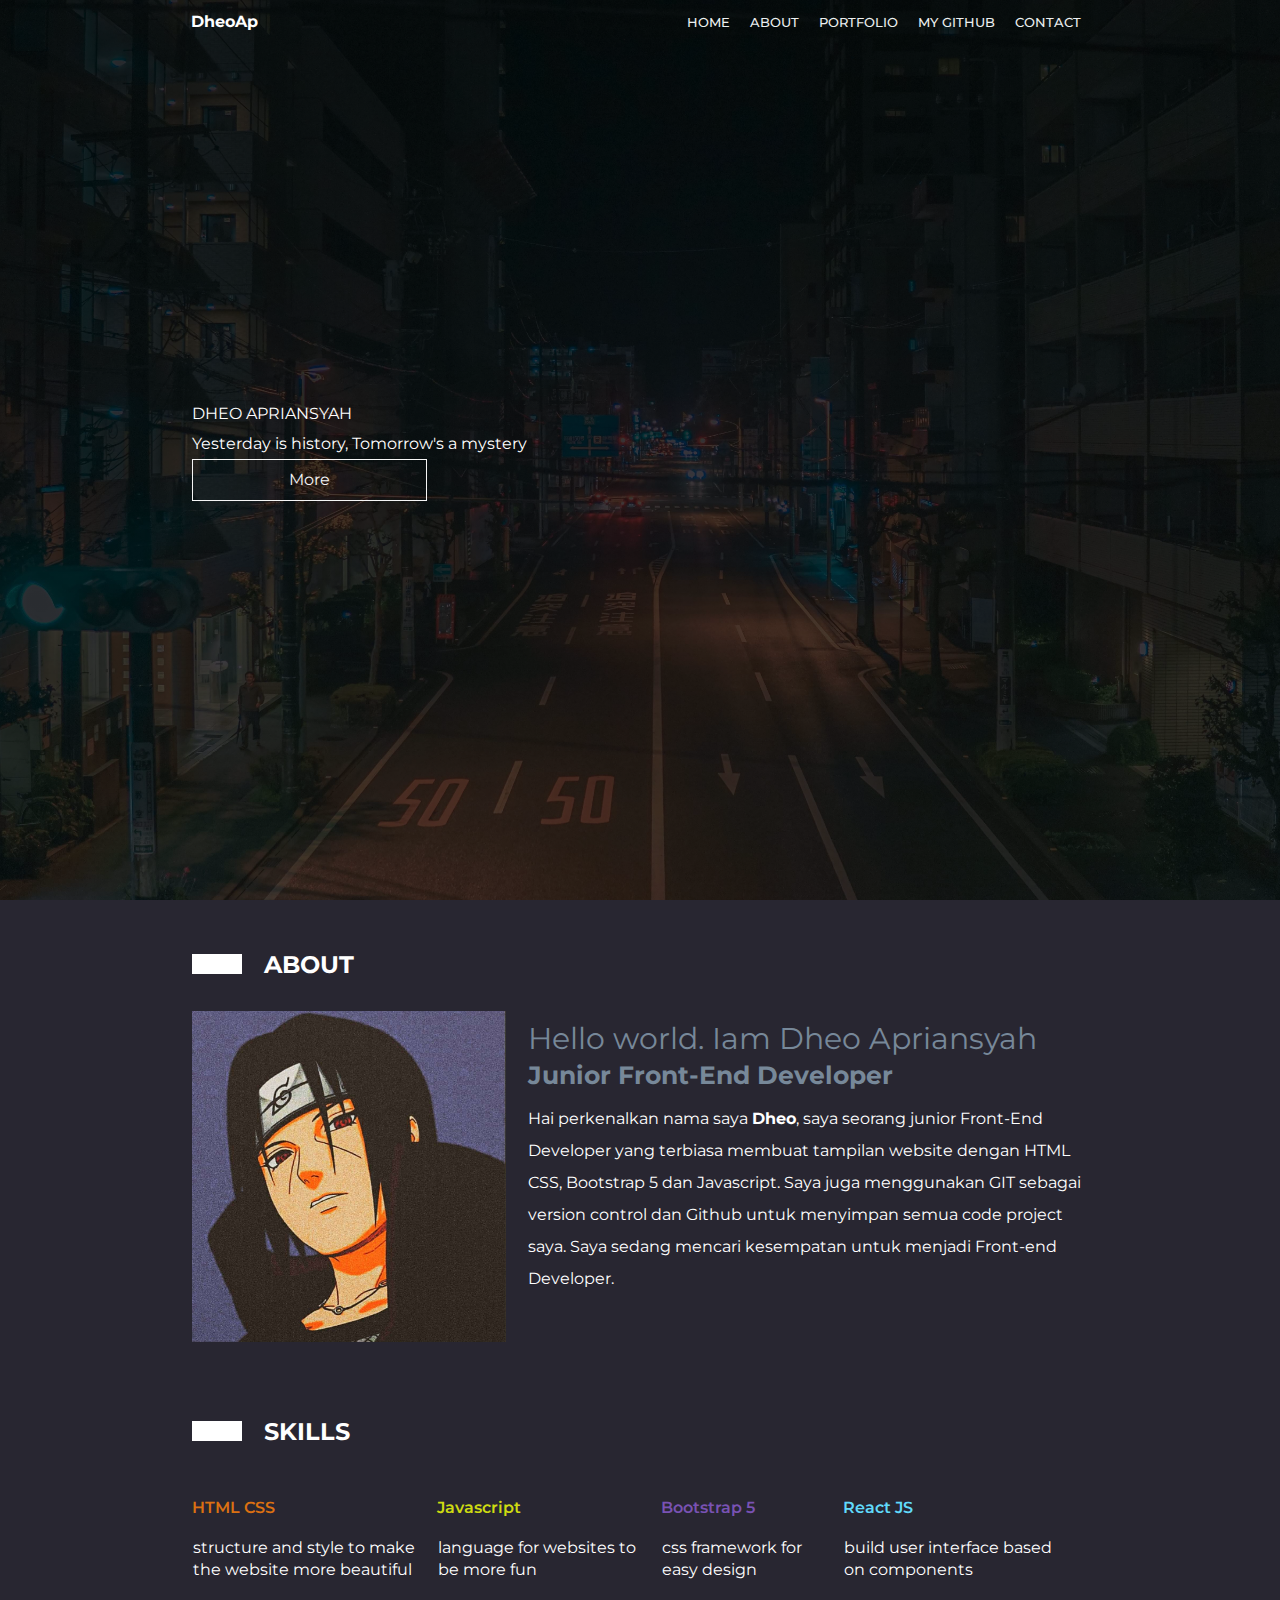
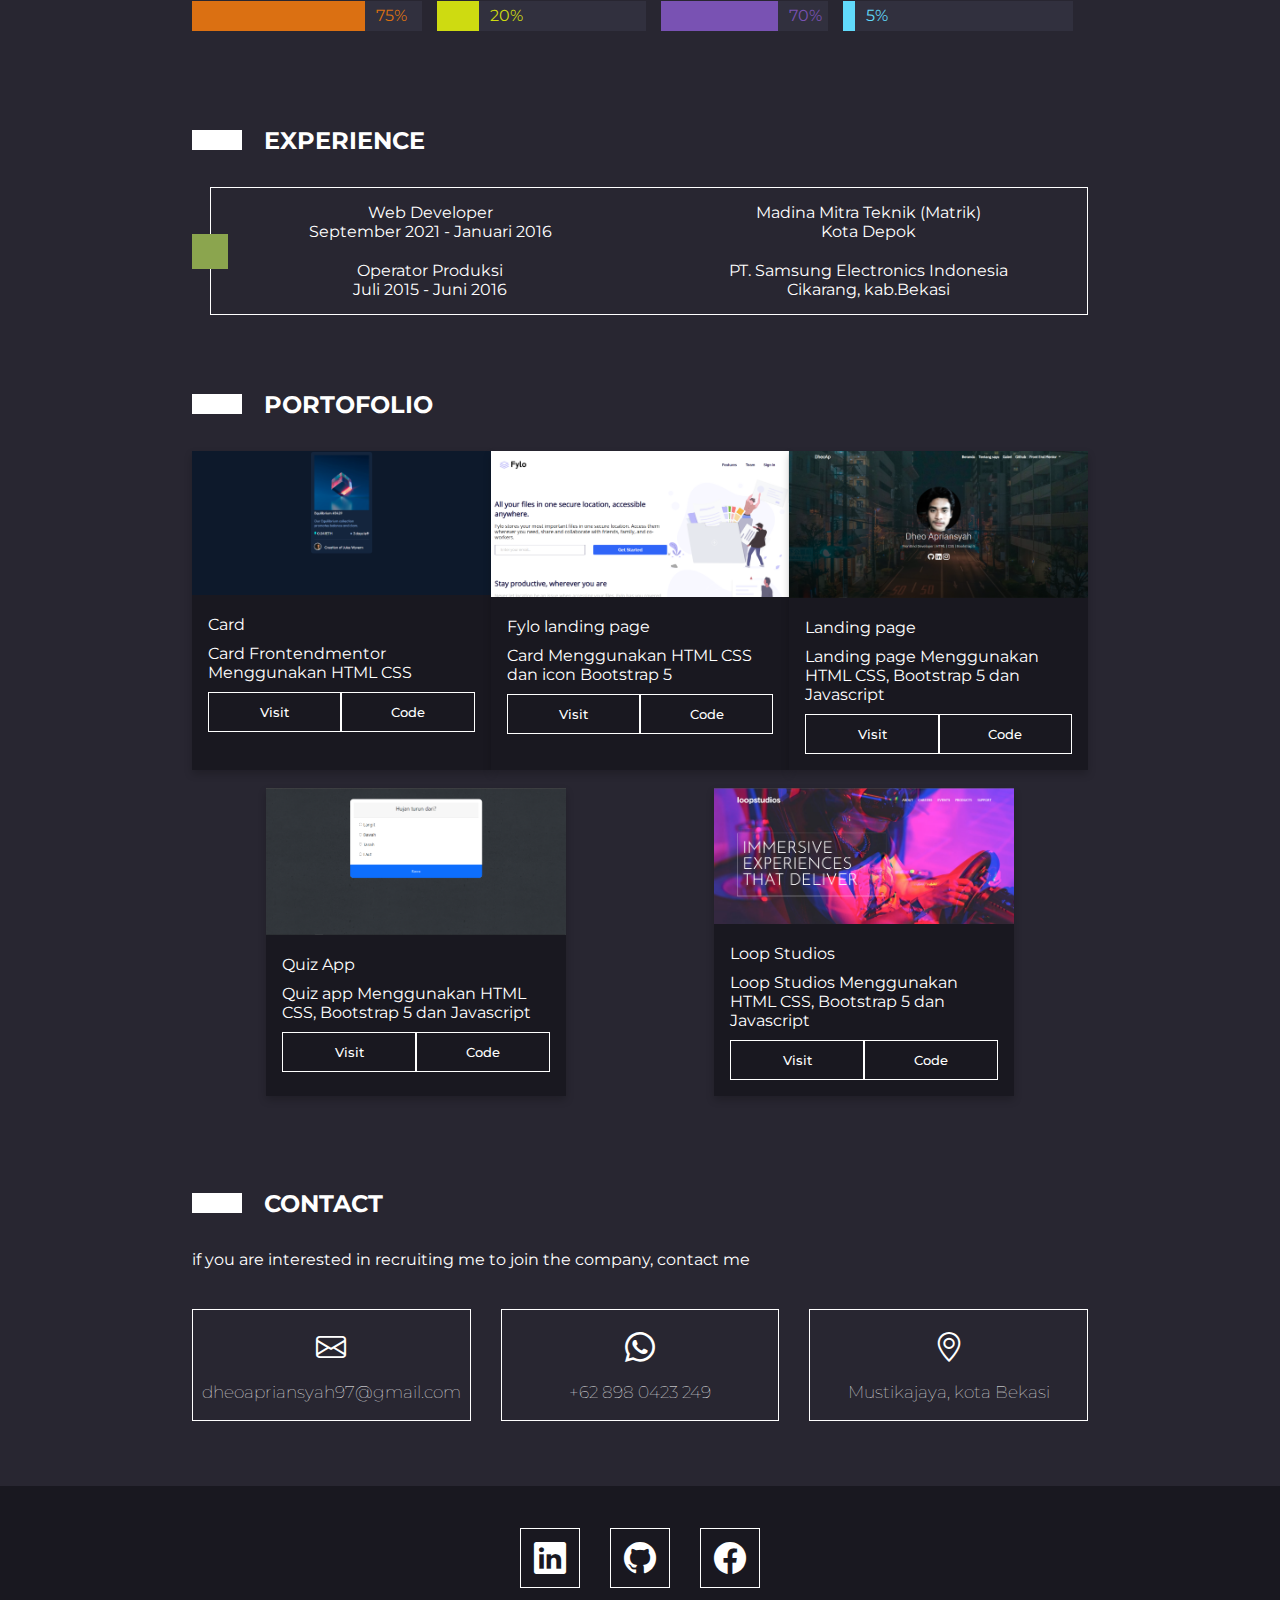
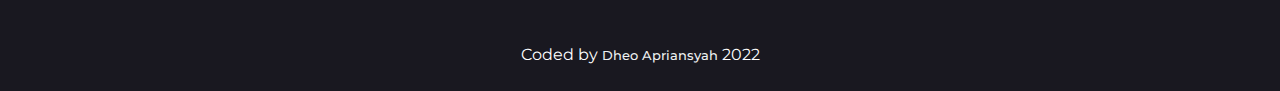
<file: index.html>
<!DOCTYPE html>
<html lang="en">
  <head>
    <meta charset="UTF-8" />
    <meta http-equiv="X-UA-Compatible" content="IE=edge" />
    <meta name="viewport" content="width=device-width, initial-scale=1.0" />
    <link rel="stylesheet" href="https://cdn.jsdelivr.net/npm/bootstrap-icons@1.8.1/font/bootstrap-icons.css" />
    <link rel="stylesheet" href="css/style.css" />
    <link rel="stylesheet" href="css/style_desktop.css" />
    <title>Dheo Apriansyah</title>
  </head>
  <body>
    <!-- navbar -->
    <div class="container navbar">
      <header>
        <h4 class="logo">DheoAp</h4>
        <nav>
          <ul class="nav_links">
            <li><a href="">HOME</a></li>
            <li><a href="">ABOUT</a></li>
            <li><a href="" class="dropbtn">PORTFOLIO</a></li>
            <li><a href="https://github.com/DheoAp" target="_blank">MY GITHUB</a></li>
            <li><a href="">CONTACT</a></li>
          </ul>
        </nav>
        <div class="menu" id="buttonNav">
          <i class="bi bi-list" id="menu"></i>
        </div>
      </header>
    </div>
    <!-- end navbar -->
    <!-- hero -->
    <div class="hero">
      <div class="background"></div>
      <!-- caption -->
      <div class="caption">
        <div class="container">
          <span>DHEO APRIANSYAH</span>
          <p>Yesterday is history, Tomorrow's a mystery</p>
          <div class="button-caption">More</div>
        </div>
      </div>
      <!-- end caption -->
    </div>
    <!-- end hero -->
    <div class="container">
      <!-- section one -->
      <section class="section">
        <!-- about -->
        <div class="sub-title">
          <div class="box-white-before-title"></div>
          <h2 class="title">ABOUT</h2>
        </div>
        <div class="bio">
          <img src="image/8.jpg" />
          <div class="text-bio">
            <div class="title-next-image">
              Hello world. Iam Dheo Apriansyah
              <h5>Junior Front-End Developer</h5>
            </div>
            <p>
              Hai perkenalkan nama saya <b>Dheo</b>, saya seorang junior Front-End Developer yang terbiasa membuat tampilan website dengan HTML CSS, Bootstrap 5 dan Javascript. Saya juga menggunakan GIT sebagai version control dan Github untuk menyimpan semua code project saya. Saya sedang mencari kesempatan untuk menjadi Front-end Developer.
            </p>
          </div>
        </div>
      </section>
      <!-- end about -->

      <!-- skill -->
      <section class="section">
        <div class="sub-title">
          <div class="box-white-before-title"></div>
          <h2 class="title">SKILLS</h2>
        </div>

        <div class="my-skill">
          <div class="card-skill">
            <span class="title-description html-css">HTML CSS</span>
            <p>structure and style to make the website more beautiful</p>
            <div class="bar-skill">
              <span class="color-bar html-css"></span>
              <p class="persen-html-css">75%</p>
            </div>
          </div>

          <div class="card-skill">
            <span class="title-description js">Javascript</span>
            <p>language for websites to be more fun</p>
            <div class="bar-skill">
              <span class="color-bar js"></span>
              <p class="persen-js">20%</p>
            </div>
          </div>

          <div class="card-skill">
            <span class="title-description bs5">Bootstrap 5</span>
            <p>css framework for easy design</p>
            <div class="bar-skill">
              <span class="color-bar bs5"></span>
              <p class="persen-bs5">70%</p>
            </div>
          </div>

          <div class="card-skill">
            <span class="title-description reactjs">React JS</span>
            <p>build user interface based on components</p>
            <div class="bar-skill">
              <span class="color-bar reactjs"></span>
              <p class="persen-reactjs">5%</p>
            </div>
          </div>
        </div>
      </section>
      <!-- end skill -->

      <!-- experience -->
      <section class="section">
        <div class="sub-title">
          <div class="box-white-before-title"></div>
          <h2 class="title">EXPERIENCE</h2>
        </div>
        <div class="card-experience">
          <div class="box-experience"></div>
          <div class="des-experience">
            <div class="position-exper">
              <span class="title-description">Web Developer</span>
              <span>September 2021 - Januari 2016</span>
            </div>
            <div class="company-exper">
              <span class="title-description">Madina Mitra Teknik (Matrik)</span>
              <span>Kota Depok</span>
            </div>
          </div>
          <div class="des-experience">
            <div class="position-exper">
              <span class="title-description">Operator Produksi</span>
              <span>Juli 2015 - Juni 2016</span>
            </div>
            <div class="company-exper">
              <span class="title-description">PT. Samsung Electronics Indonesia</span>
              <span>Cikarang, kab.Bekasi</span>
            </div>
          </div>
        </div>
      </section>
      <!-- end experience -->

      <!-- end section one -->

      <!-- section two -->
      <!-- portofolio -->
      <section class="section">
        <div class="sub-title">
          <div class="box-white-before-title"></div>
          <h2 class="title">PORTOFOLIO</h2>
        </div>
        <div class="cardPortofolio">
          <div class="card portofolio">
            <img src="image/portofolio/card_frontendmentor.png" alt="Avatar" style="width: 100%" />
            <div class="card-footer">
              <h4>Card</h4>
              <p>Card Frontendmentor Menggunakan HTML CSS</p>
              <div class="button-card">
                <a class="buttonCard" href="./portofolio/card/index.html" target="_blank">Visit</a>
                <a class="buttonCard" href="https://github.com/DheoAp/card-frontendmentor" target="_blank">Code</a>
              </div>
            </div>
          </div>

          <div class="card portofolio">
            <img src="image/portofolio/fylo.png" alt="Avatar" style="width: 100%" />
            <div class="card-footer">
              <h4>Fylo landing page</h4>
              <p>Card Menggunakan HTML CSS dan icon Bootstrap 5</p>
              <div class="button-card">
                <a class="buttonCard" target="_blank" href="./portofolio/fylo-landing-page/index.html" target="_blank">Visit</a>
                <a class="buttonCard" target="_blank" href="https://github.com/DheoAp/fylo-landing-page-with-two-column-layout-master">Code</a>
              </div>
            </div>
          </div>

          <div class="card portofolio">
            <img src="image/portofolio/landing-page.png" alt="Avatar" style="width: 100%" />
            <div class="card-footer">
              <h4>Landing page</h4>
              <p>Landing page Menggunakan HTML CSS, Bootstrap 5 dan Javascript</p>
              <div class="button-card">
                <a class="buttonCard" target="_blank" href="./portofolio/landing-page/index.html">Visit</a>
                <a class="buttonCard" target="_blank" href="https://github.com/DheoAp/dheoapriansyah">Code</a>
              </div>
            </div>
          </div>
        </div>

        <div class="cardPortofolio">
          <div class="card portofolio">
            <img src="image/portofolio/quiz_app.png" alt="Avatar" style="width: 100%" />
            <div class="card-footer">
              <h4>Quiz App</h4>
              <p>Quiz app Menggunakan HTML CSS, Bootstrap 5 dan Javascript</p>
              <div class="button-card">
                <a class="buttonCard" target="_blank" href="./portofolio/quiz-app/index.html">Visit</a>
                <a class="buttonCard" target="_blank" href="https://github.com/DheoAp/quiz-app">Code</a>
              </div>
            </div>
          </div>

          <div class="card portofolio">
            <img src="image/portofolio/loopstudios.png" alt="Avatar" style="width: 100%" />
            <div class="card-footer">
              <h4>Loop Studios</h4>
              <p>Loop Studios Menggunakan HTML CSS, Bootstrap 5 dan Javascript</p>
              <div class="button-card">
                <a class="buttonCard" target="_blank" href="./portofolio/loopstudios/index.html">Visit</a>
                <a class="buttonCard" target="_blank" href="https://github.com/DheoAp/loopstudios-landing-page">Code</a>
              </div>
            </div>
          </div>
        </div>
      </section>
      <!-- end portfolio -->

      <!-- end section two -->

      <!-- section three -->
      <section class="section">
        <div class="sub-title">
          <div class="box-white-before-title"></div>
          <h2 class="title">CONTACT</h2>
        </div>
        <span>if you are interested in recruiting me to join the company, contact me</span>
        <div class="contact">
          <div class="card-contact-me">
            <!-- <div class="hover-contact">
              <i class="bi bi-envelope"></i>
            </div> -->
            <i class="bi bi-envelope"></i>
            <span>dheoapriansyah97@gmail.com</span>
          </div>

          <div class="card-contact-me">
            <!-- <div class="hover-contact">
              <i class="bi bi-whatsapp"></i>
            </div> -->
            <i class="bi bi-whatsapp"></i>
            <span>+62 898 0423 249</span>
          </div>
          <div class="card-contact-me">
            <!-- <div class="hover-contact">
              <i class="bi bi-geo-alt"></i>
            </div> -->
            <i class="bi bi-geo-alt"></i>
            <span>Mustikajaya, kota Bekasi</span>
          </div>
        </div>
        <!-- <form>
          <input type="text" placeholder="NAME" />
          <input type="text" placeholder="E-MAIL" />
          <input type="text" placeholder="PHONE" />
          <textarea placeholder="MESSAGE"></textarea>
          <button>SEND</button>
        </form> -->
      </section>
      <!-- end section three -->
    </div>
    <!-- footer -->
    <div class="container-fluid footer">
      <div class="icon-footer">
        <div class="box-icon">
          <a href="https://linkedin.com/in/dheo-apriansyah" target="_blank"><i class="bi bi-linkedin"></i></a>
        </div>
        <div class="box-icon">
          <a href="https://github.com/DheoAp/one-page" target="_blank"><i class="bi bi-github"></i></a>
        </div>
        <div class="box-icon">
          <a href="#"><i class="bi bi-facebook"></i></a>
        </div>
      </div>
      <div class="attribution">Coded by <a href="#" target="_blank">Dheo Apriansyah</a> 2022</div>
    </div>
    <!-- end footer -->
    <div id="up"><i class="bi bi-arrow-up"></i></div>
    <script src="https://code.jquery.com/jquery-3.6.0.min.js" integrity="sha256-/xUj+3OJU5yExlq6GSYGSHk7tPXikynS7ogEvDej/m4=" crossorigin="anonymous"></script>
    <script src="button_up.js"></script>
    <script>
      // navbar
      let menu = document.querySelector("#menu");
      let nav = document.querySelector(".navbar");

      /*navbar*/
      menu.addEventListener("click", function () {
        let show = "show_nav";
        nav.classList.toggle(show);
      });

      function myFunction() {
        var x = document.getElementById("myTopnav");
        if (x.className === "topnav") {
          x.className += " responsive";
        } else {
          x.className = "topnav";
        }
      }
    </script>
  </body>
</html>
</file>
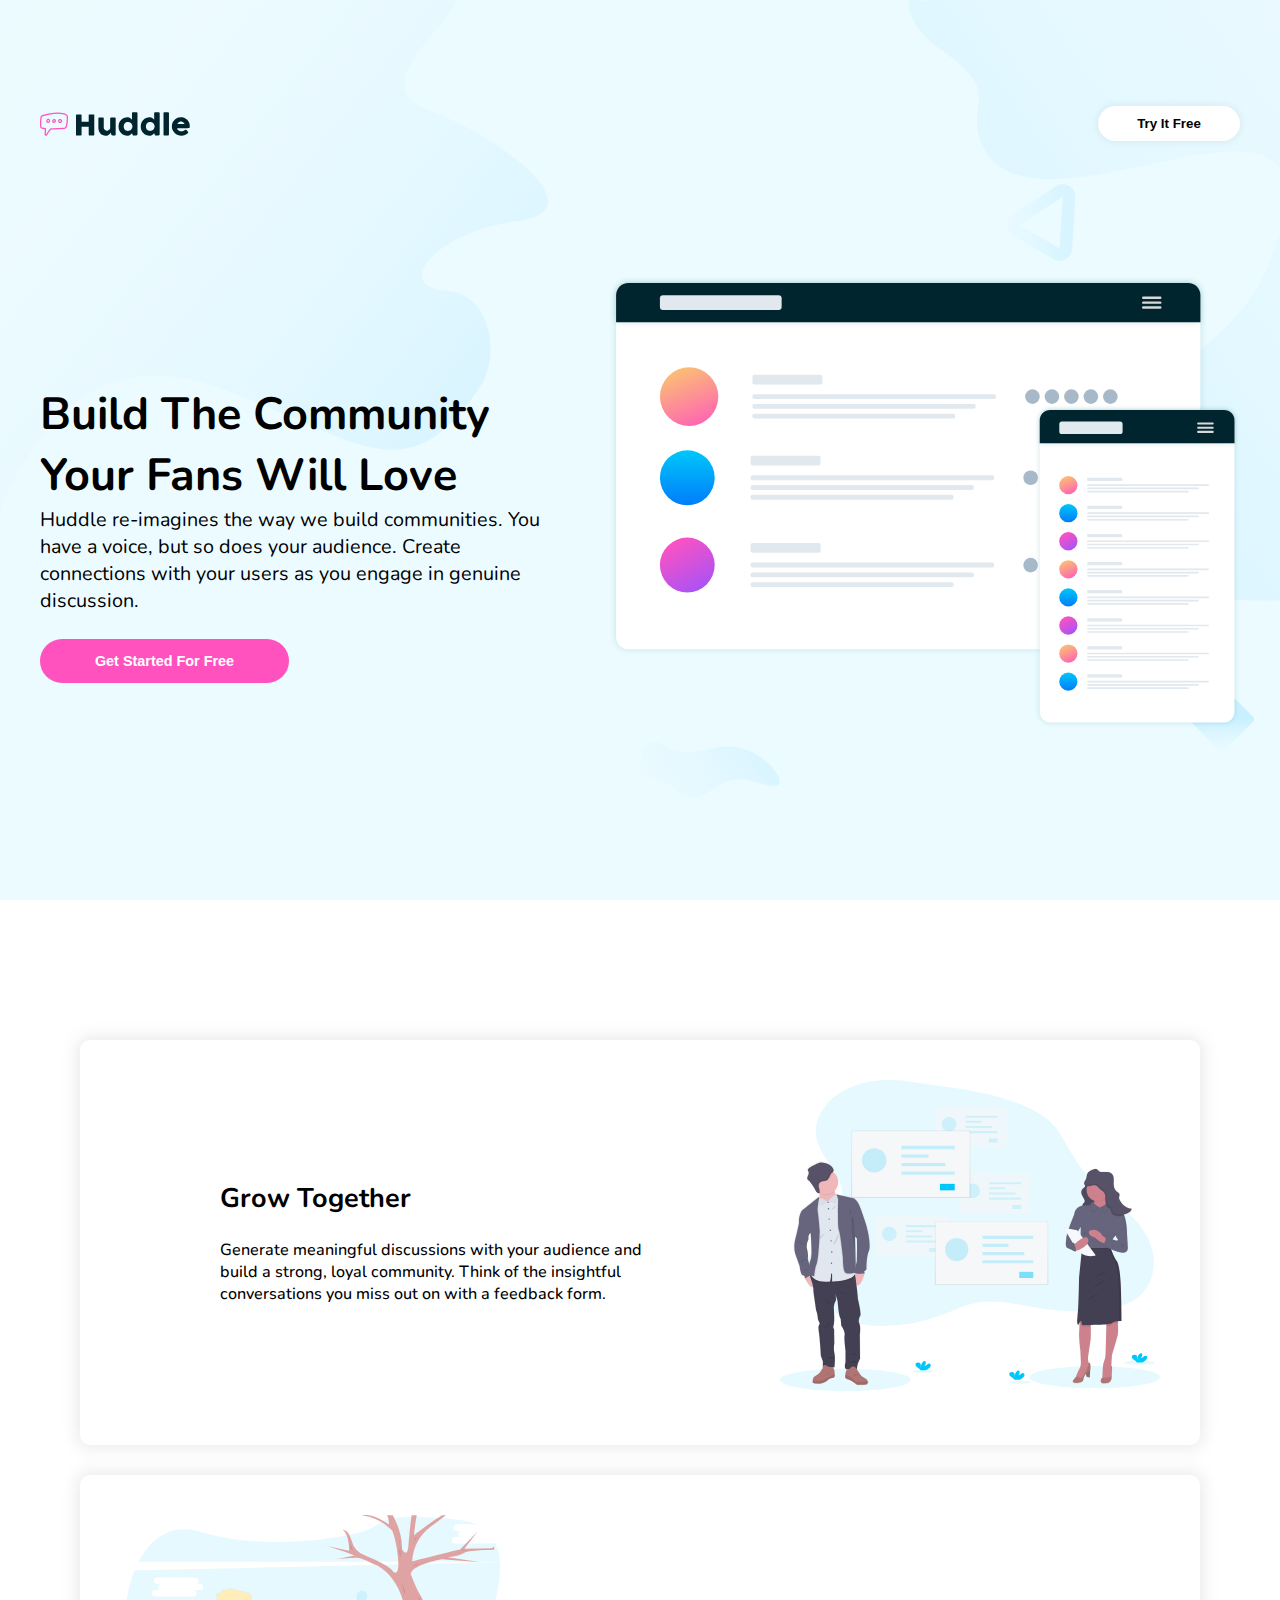
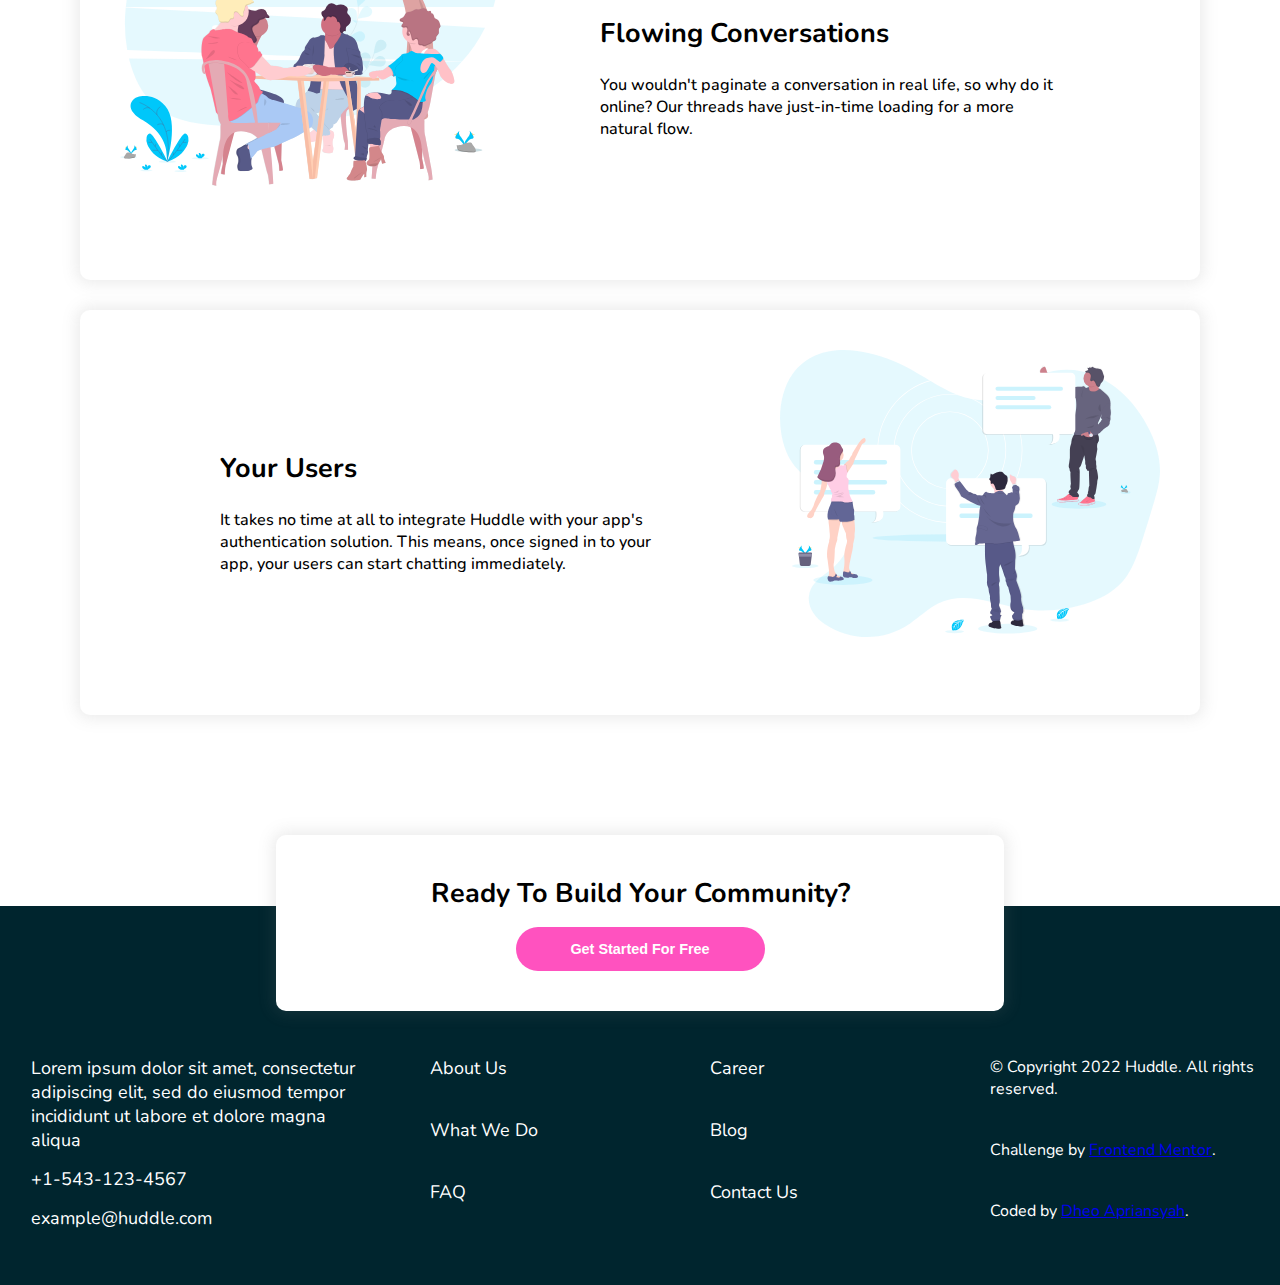
<file: portofolio/alternating-feature-blocks-master/index.html>
<!DOCTYPE html>
<html lang="en">
  <head>
    <meta charset="UTF-8" />
    <meta name="viewport" content="width=device-width, initial-scale=1.0" />
    <!-- displays site properly based on user's device -->
    <link
      rel="stylesheet"
      href="https://cdnjs.cloudflare.com/ajax/libs/font-awesome/6.1.1/css/all.min.css"
      integrity="sha512-KfkfwYDsLkIlwQp6LFnl8zNdLGxu9YAA1QvwINks4PhcElQSvqcyVLLD9aMhXd13uQjoXtEKNosOWaZqXgel0g=="
      crossorigin="anonymous"
      referrerpolicy="no-referrer"
    />

    <link rel="icon" type="image/png" sizes="32x32" href="./images/favicon-32x32.png" />
    <link rel="stylesheet" href="style.css" />
    <title>Frontend Mentor | Huddle landing page with alternating feature blocks</title>

    <!-- Feel free to remove these styles or customise in your own stylesheet 👍 -->
    <style>
      .attribution {
        font-size: 20px;
        text-align: center;
      }
      .attribution a {
        color: hsl(228, 45%, 44%);
      }
    </style>
  </head>
  <body>
    <div class="container">
      <div class="header">
        <div class="hero">
          <nav class="nav">
            <img src="images/logo.svg" alt="" class="logo" />
            <button>Try It Free</button>
          </nav>
          <div class="text-hero">
            <span>Build The Community Your Fans Will Love</span>
            <p>Huddle re-imagines the way we build communities. You have a voice, but so does your audience. Create connections with your users as you engage in genuine discussion.</p>
            <button class="btn">Get Started For Free</button>
          </div>
          <img class="illustration-mockups" src="images/illustration-mockups.svg" alt="" />
        </div>
      </div>

      <section class="cards">
        <div class="card">
          <img src="images/illustration-grow-together.svg" alt="" />
          <div class="text-card">
            <span>Grow Together</span>
            <p>Generate meaningful discussions with your audience and build a strong, loyal community. Think of the insightful conversations you miss out on with a feedback form.</p>
          </div>
        </div>

        <div class="card">
          <img class="kiri" src="images/illustration-flowing-conversation.svg" alt="" />
          <div class="text-card kanan">
            <span>Flowing Conversations</span>
            <p>You wouldn't paginate a conversation in real life, so why do it online? Our threads have just-in-time loading for a more natural flow.</p>
          </div>
        </div>

        <div class="card">
          <img src="images/illustration-your-users.svg" alt="" />
          <div class="text-card">
            <span>Your Users</span>
            <p>It takes no time at all to integrate Huddle with your app's authentication solution. This means, once signed in to your app, your users can start chatting immediately.</p>
          </div>
        </div>

        <div class="card ready-to-build">
          <span>Ready To Build Your Community?</span>
          <button class="btn">Get Started For Free</button>
        </div>
      </section>

      <footer>
        <div class="foo-1">
          <div class="location">
            <i class="fa-solid fa-location-dot"></i>
            <p>Lorem ipsum dolor sit amet, consectetur adipiscing elit, sed do eiusmod tempor incididunt ut labore et dolore magna aliqua</p>
          </div>
          <div class="phone">
            <i class="fa-solid fa-phone"></i>
            <span>+1-543-123-4567</span>
          </div>
          <div class="email">
            <i class="fa-solid fa-envelope"></i>
            <span>example@huddle.com</span>
          </div>
        </div>
        <div class="list foo-2">
          <ul>
            <li>About Us</li>
            <li>What We Do</li>
            <li>FAQ</li>
          </ul>
        </div>
        <div class="list foo-3">
          <ul>
            <li>Career</li>
            <li>Blog</li>
            <li>Contact Us</li>
          </ul>
        </div>

        <div class="text-footer">
          <ul>
            <li>&copy; Copyright 2022 Huddle. All rights reserved.</li>
            <li>Challenge by <a href="https://www.frontendmentor.io?ref=challenge" target="_blank">Frontend Mentor</a>.</li>
            <li>Coded by <a href="#">Dheo Apriansyah</a>.</li>
          </ul>
        </div>
      </footer>
    </div>
  </body>
</html>
</file>
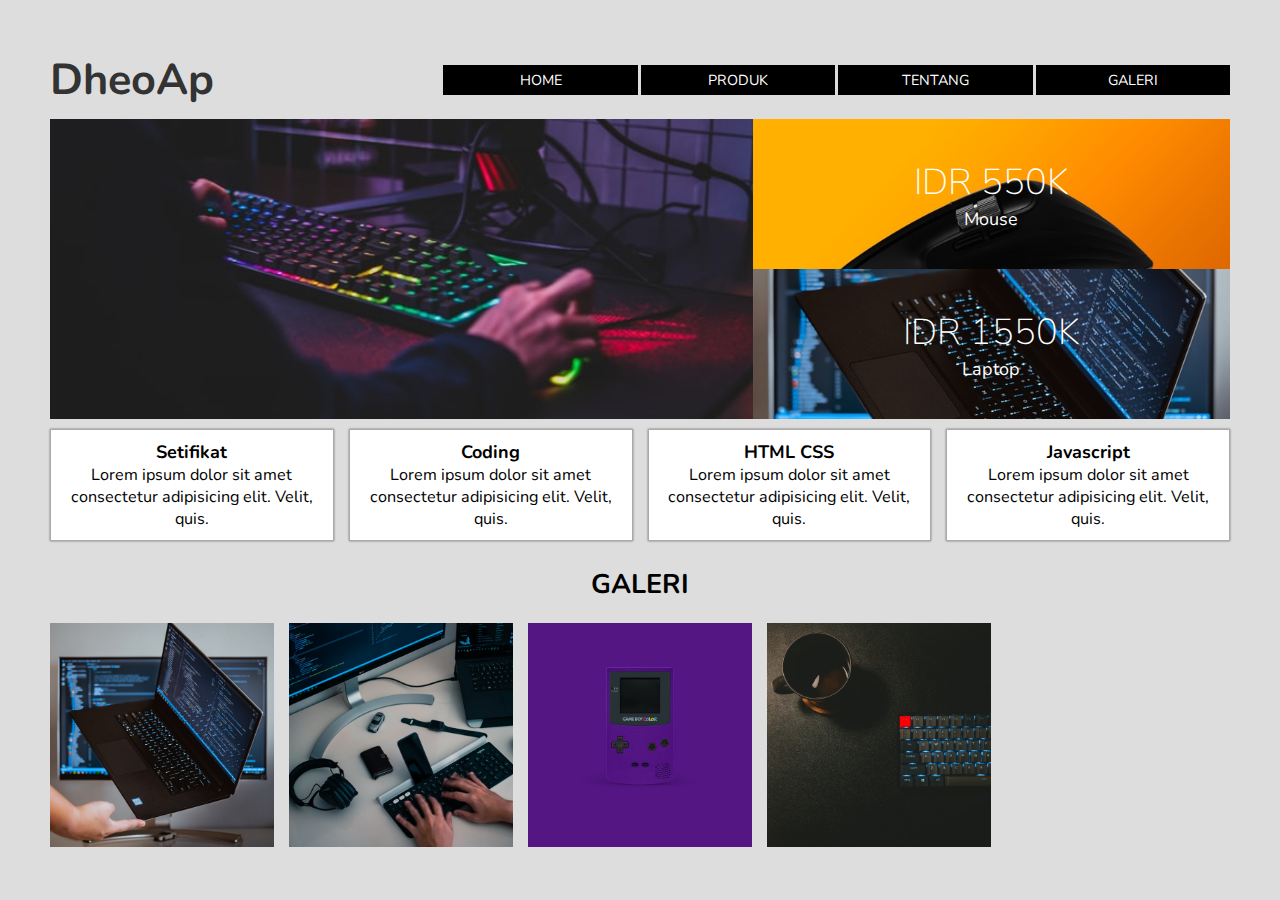
<file: portofolio/css-grid/index.html>
<!DOCTYPE html>
<html lang="en">
  <head>
    <meta charset="UTF-8" />
    <meta http-equiv="X-UA-Compatible" content="IE=edge" />
    <meta name="viewport" content="width=device-width, initial-scale=1.0" />
    <link
      rel="stylesheet"
      href="https://cdnjs.cloudflare.com/ajax/libs/font-awesome/6.1.1/css/all.min.css"
      integrity="sha512-KfkfwYDsLkIlwQp6LFnl8zNdLGxu9YAA1QvwINks4PhcElQSvqcyVLLD9aMhXd13uQjoXtEKNosOWaZqXgel0g=="
      crossorigin="anonymous"
      referrerpolicy="no-referrer"
    />
    <title>latihan Grid</title>
    <link rel="stylesheet" href="style/style.css" />
  </head>
  <body>
    <div class="container">
      <header class="header">
        <div class="hero">
          <h2 class="heading">Admin Dheo</h2>
          <p class="sub-heading">selamat datang</p>
        </div>
        <div class="features feature-1">
          <h4 class="price">IDR 550K</h4>
          <p class="item">Mouse</p>
        </div>
        <div class="features feature-2">
          <h4 class="price">IDR 1550K</h4>
          <p class="item">Laptop</p>
        </div>
      </header>

      <nav class="menu">
        <div class="menu-toggle">
          <input type="checkbox" />
          <span></span>
          <span></span>
          <span></span>
        </div>
        <div class="brand">
          <h1>DheoAp</h1>
        </div>
        <ul class="menu-list">
          <li><a href="">Home</a></li>
          <li><a href="">Produk</a></li>
          <li><a href="">Tentang</a></li>
          <li><a href="">Galeri</a></li>
        </ul>
      </nav>

      <section class="services">
        <div class="service">
          <div class="icon"><i class="fa-solid fa-award"></i></div>
          <h3>Setifikat</h3>
          <p>Lorem ipsum dolor sit amet consectetur adipisicing elit. Velit, quis.</p>
        </div>
        <div class="service">
          <div class="icon"><i class="fa-solid fa-laptop-code"></i></div>
          <h3>Coding</h3>
          <p>Lorem ipsum dolor sit amet consectetur adipisicing elit. Velit, quis.</p>
        </div>
        <div class="service">
          <div class="icon"><i class="fa-solid fa-code"></i></div>
          <h3>HTML CSS</h3>
          <p>Lorem ipsum dolor sit amet consectetur adipisicing elit. Velit, quis.</p>
        </div>
        <div class="service">
          <div class="icon"><i class="fa-brands fa-js"></i></div>
          <h3>Javascript</h3>
          <p>Lorem ipsum dolor sit amet consectetur adipisicing elit. Velit, quis.</p>
        </div>
      </section>

      <section class="galeri">
        <h2>Galeri</h2>
        <img src="img/2.jpg" alt="">
        <img src="img/3.jpg" alt="">
        <img src="img/4.jpg" alt="">
        <img src="img/5.jpg" alt="">
      </section>
    </div>

    <script>
      const menuToggle = document.querySelector(".menu-toggle");
      const nav = document.querySelector("nav ul");

      menuToggle.addEventListener("click", function () {
        nav.classList.toggle("slide");
      });
    </script>
  </body>
</html>
</file>
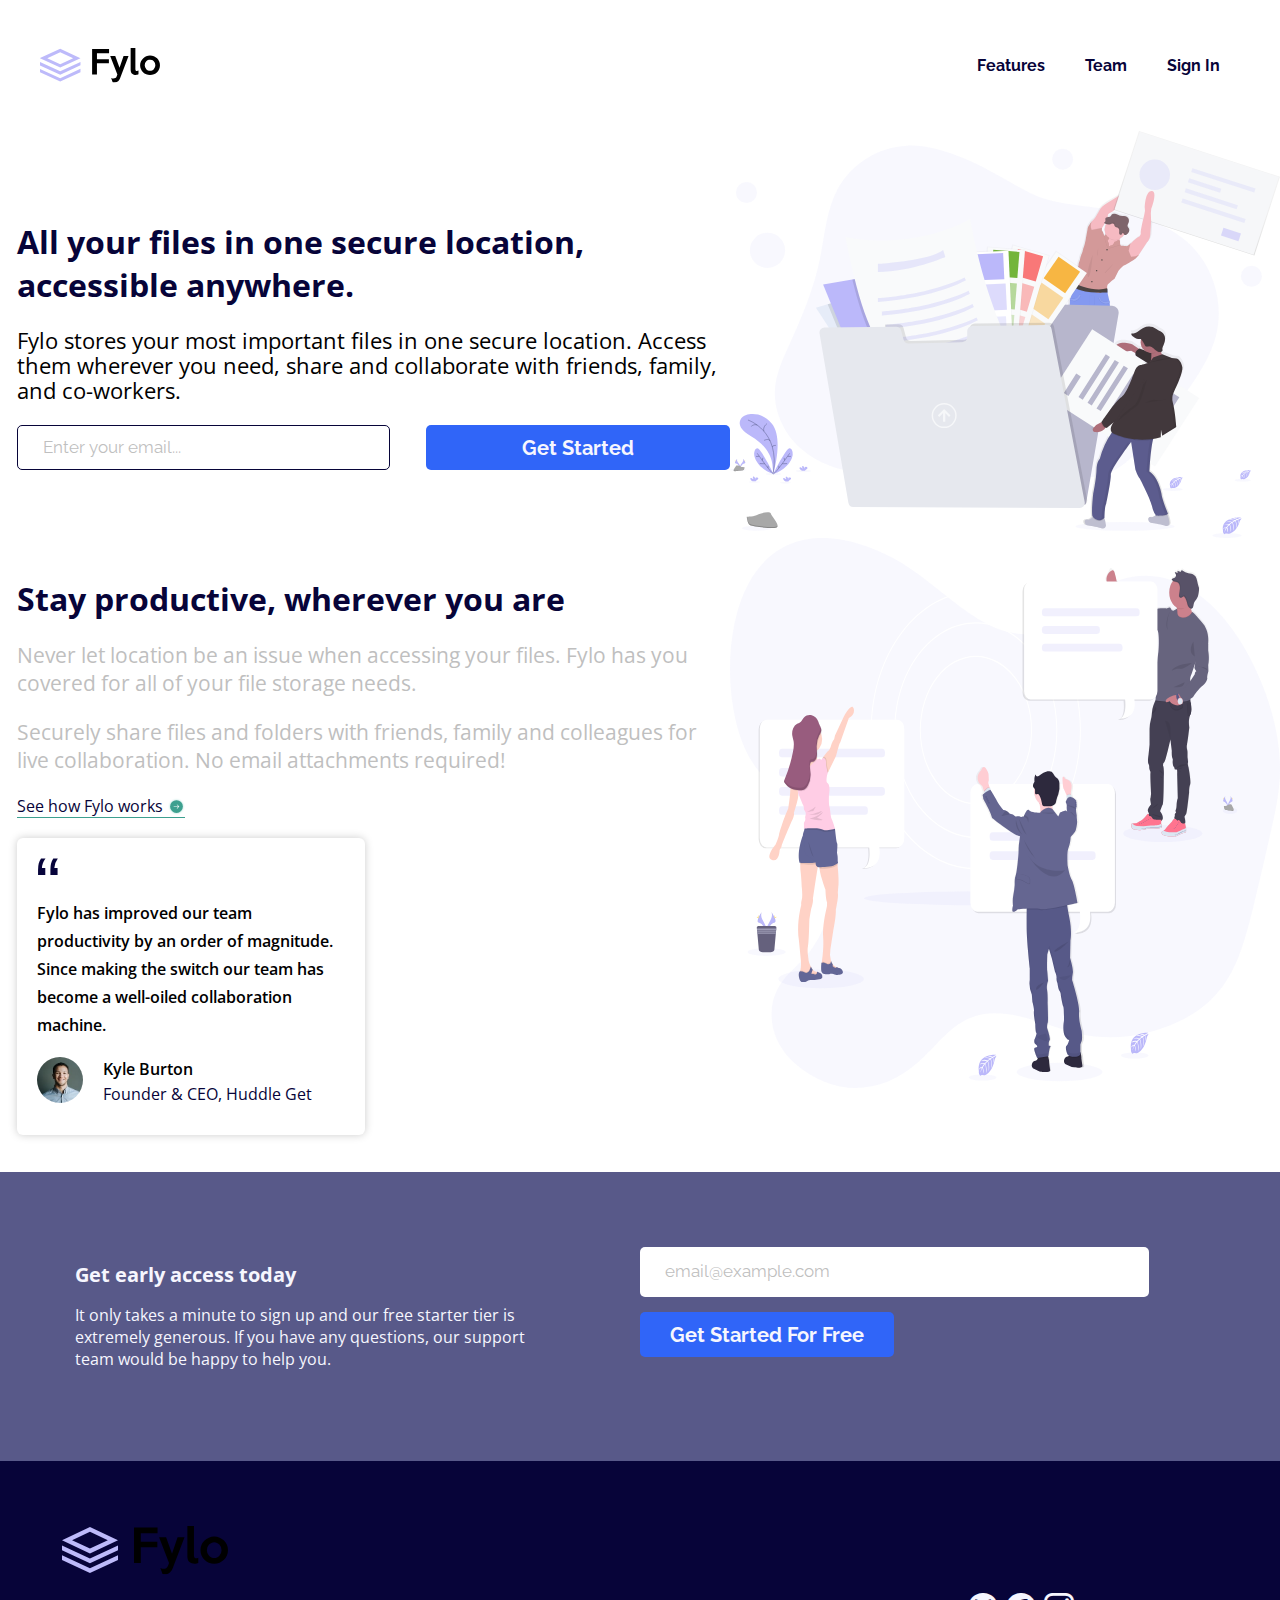
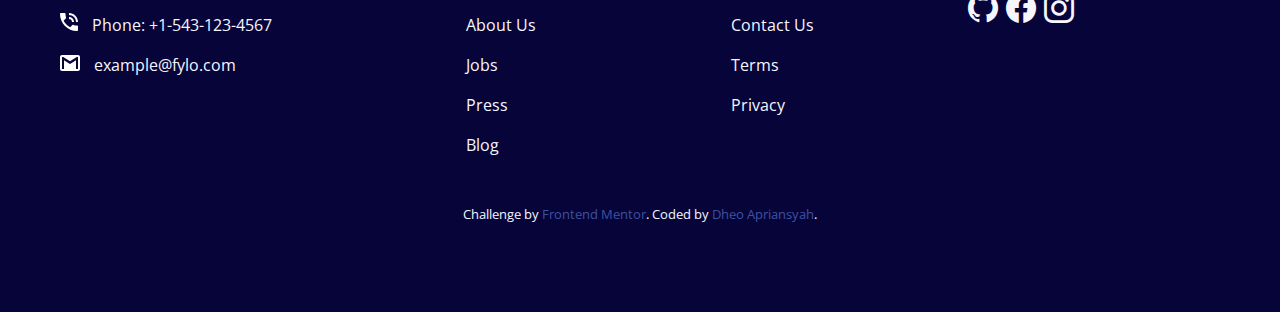
<file: portofolio/fylo-landing-page/index.html>
<!DOCTYPE html>
<html lang="en">
  <head>
    <meta charset="UTF-8" />
    <meta name="viewport" content="width=device-width, initial-scale=1.0" />
    <!-- displays site properly based on user's device -->

    <link rel="icon" type="image/png" sizes="32x32" href="./images/favicon-32x32.png" />
    <link rel="stylesheet" href="https://cdn.jsdelivr.net/npm/bootstrap-icons@1.8.1/font/bootstrap-icons.css">
    <link rel="stylesheet" href="style.css">
    <link rel="stylesheet" href="desktop.css">

    <title>Frontend Mentor | Fylo landing page with two column layout</title>
  </head>
  <body>
    <div class="navbar">
      <img src="images/logo.svg" />
      <ul>
        <li><a href="">Features</a></li>
        <li><a href="">Team</a></li>
        <li><a href="">Sign In</a></li>
      </ul>
    </div>
    <div class="section">
      <div class="container hero">
        <img src="images/illustration-1.svg" alt="">
        <div class="text-1">
          <h1>All your files in one secure location, accessible anywhere.</h4>
          <div class="textP-1">
            <p>Fylo stores your most important files in one secure location. Access them wherever you need, share and collaborate with friends, family, and co-workers.</p>
          </div>
          <div class="form">
            <input class="input-email" placeholder="Enter your email... " type="text"> 
            <button class="btn-started btn-animation">Get Started</button>
          </div>
        </div>
      </div>
    </div>

    <div class="section section-b">
      <img class="illustration-2"  src="images/illustration-2.svg" alt="">
      <div class="section-2">
        <div class="textP-2">
          <h1>Stay productive, wherever you are</h1>
          <p>Never let location be an issue when accessing your files. Fylo has you covered for all of your file storage needs.</p>
          <p>
            Securely share files and folders with friends, family and colleagues for live collaboration.
            No email attachments required! 
          </p>
        </div>
        <div class="border-bottom">
          <span>See how Fylo works</span>
          <img src="images/icon-arrow.svg" alt="">
        </div>
        
        <div class="card-section-2">
          <img class="quote" src="images/icon-quotes.svg" alt="">
          <p>Fylo has improved our team productivity by an order of magnitude. Since making the switch our team has become a well-oiled collaboration machine.</p> 
          <div class="profile">
            <img src="images/avatar-testimonial.jpg" alt="">
            <div class="bio">
              <p>Kyle Burton</p>
              <span
              > Founder & CEO, Huddle Get</span>
            </div>
          </div>
        </div>
      </div>
    </div>
        
      
      
    <div class="container-fluid section-3">
      <div class="sub-section-3">
        <h1>Get early access today</h1>
      <p>It only takes a minute to sign up and our free starter tier is extremely generous. If you have any questions, our support team would be happy to help you.</p>
      </div>
      <div class="btn-section-3">
        <input type="text" placeholder="email@example.com">
      <button class="btn-started">Get Started For Free</button>
      </div>
    </div> 

    <footer>
      <img class="logo-footer" src="images/logo.svg" alt="">

      <div class="footer-sub">
        <ul>
          <li><img class="icon" src="images/icon-phone.svg" alt=""> Phone: +1-543-123-4567</li>
          <li><img class="icon" src="images/icon-email.svg" alt=""> example@fylo.com</li>
         </ul>
         <ul>
          <li>About Us</li>
           <li>Jobs</li>
           <li>Press</li>
           <li>Blog</li>
         </ul>
         <ul>
           <li>Contact Us</li>
           <li>Terms</li>
           <li>Privacy</li>
         </ul>
         <div class="icon-sosmed">
          <i class="bi bi-github icon-move"></i>
          <i class="bi bi-facebook icon-move"></i>
          <i class="bi bi-instagram icon-move"></i>
        </div>
      </div>
     
      <p class="attribution">Challenge by <a href="https://www.frontendmentor.io/challenges/fylo-landing-page-with-two-column-layout-5ca5ef041e82137ec91a50f5" target="_blank">Frontend Mentor</a>. Coded by <a href="#">Dheo Apriansyah</a>.</p>

      
    </footer>
  </body>
</html>
</file>
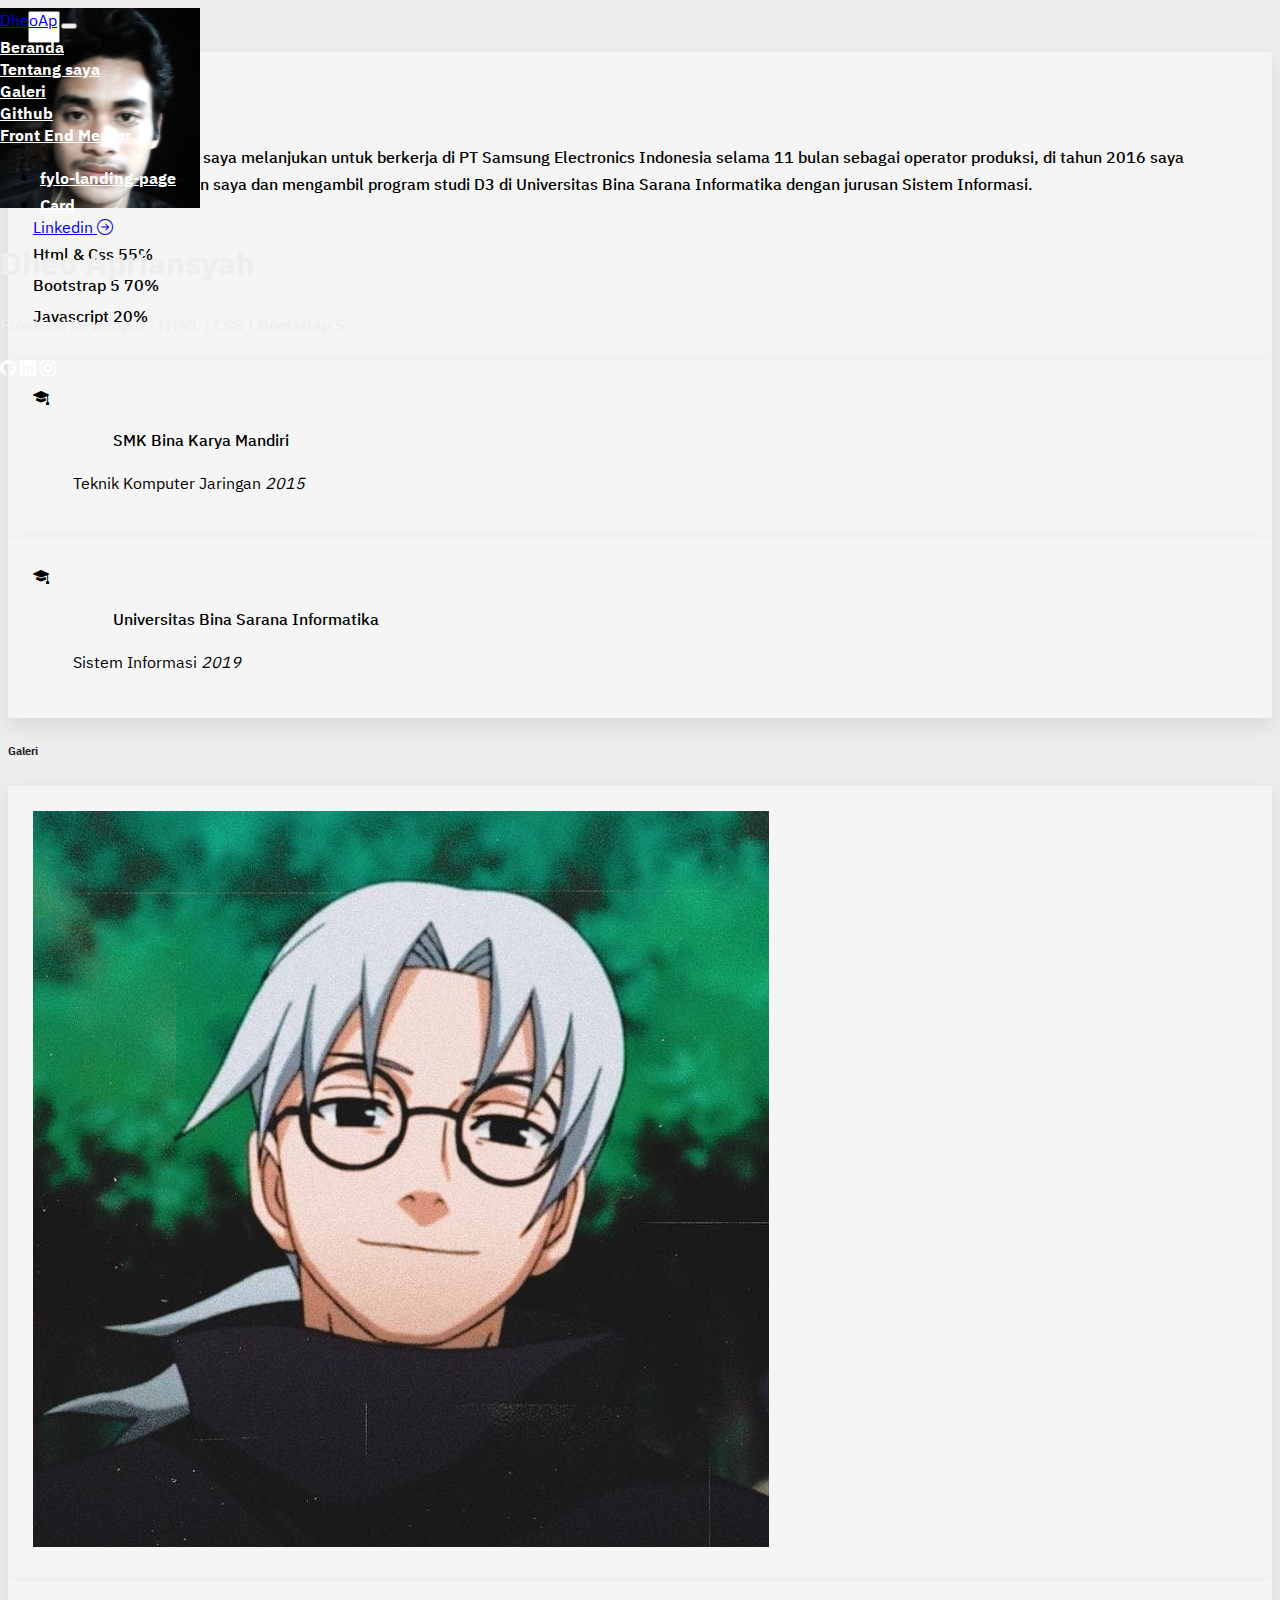
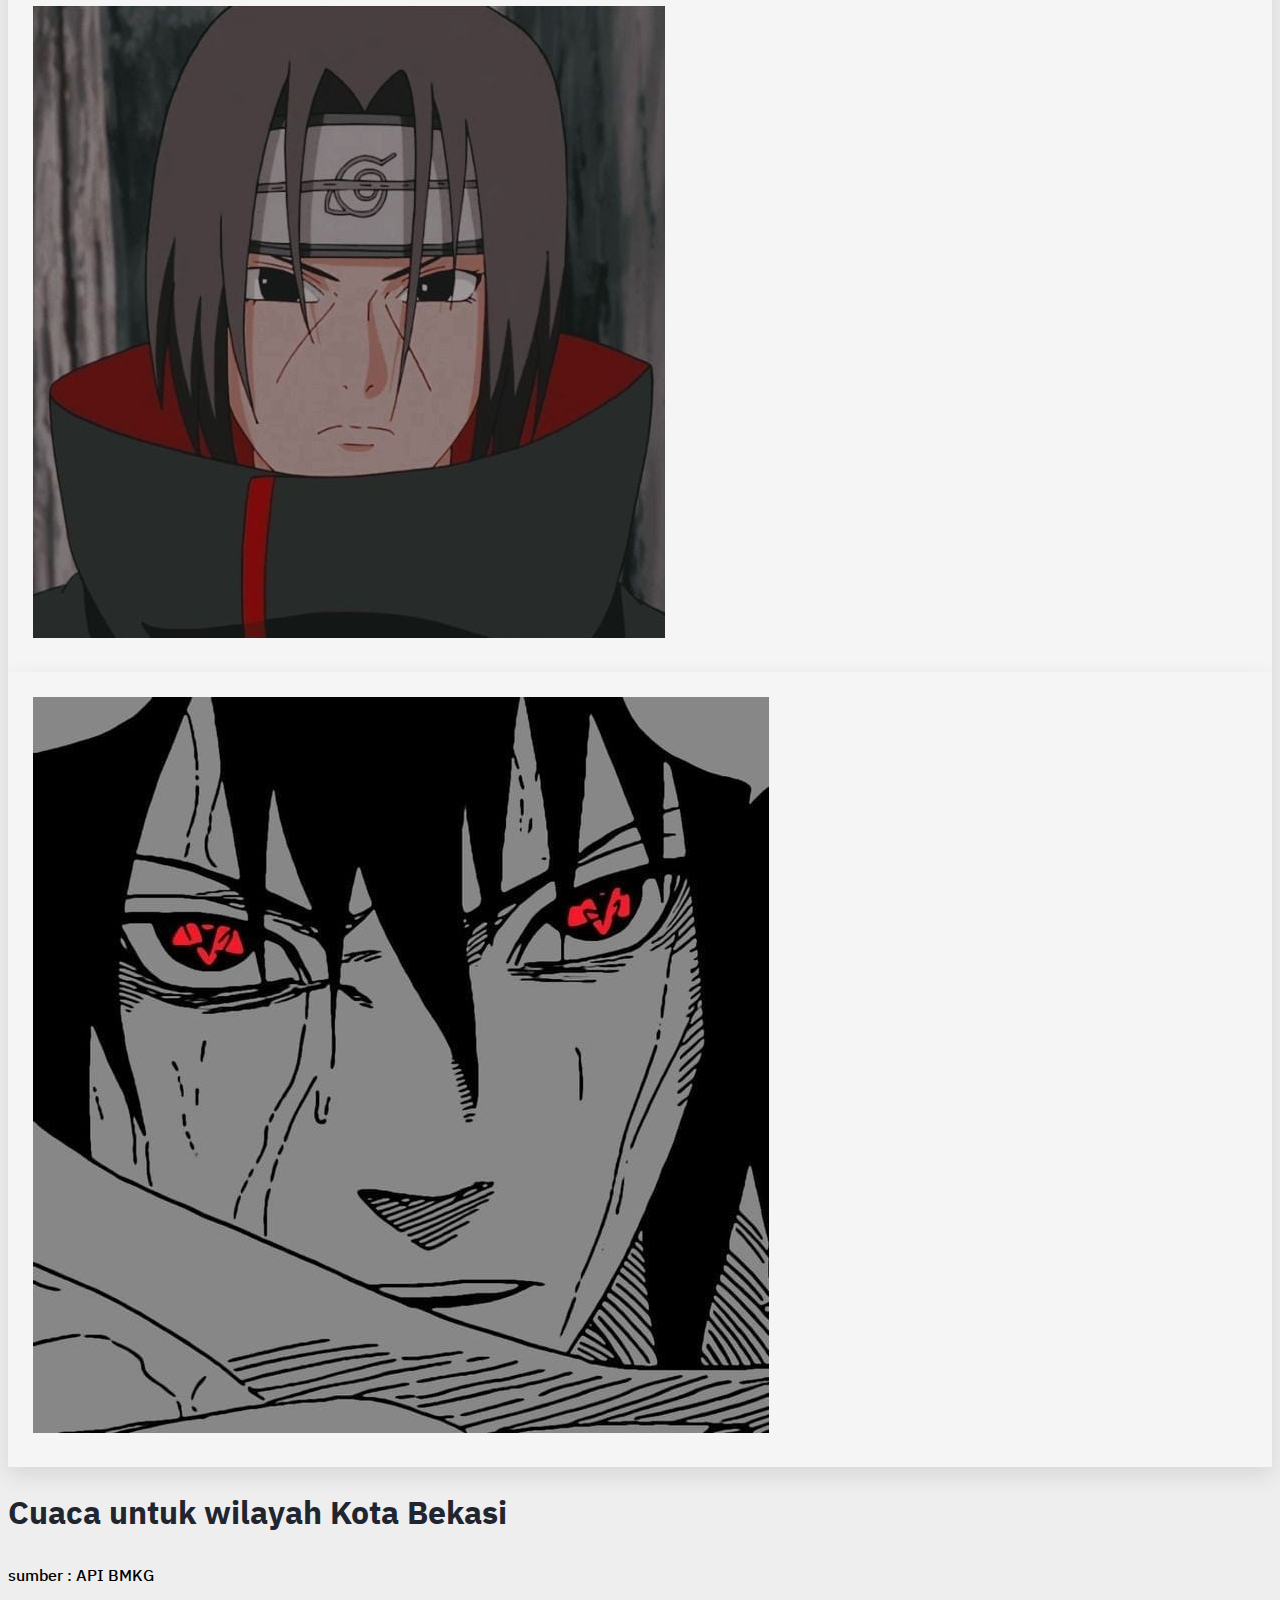
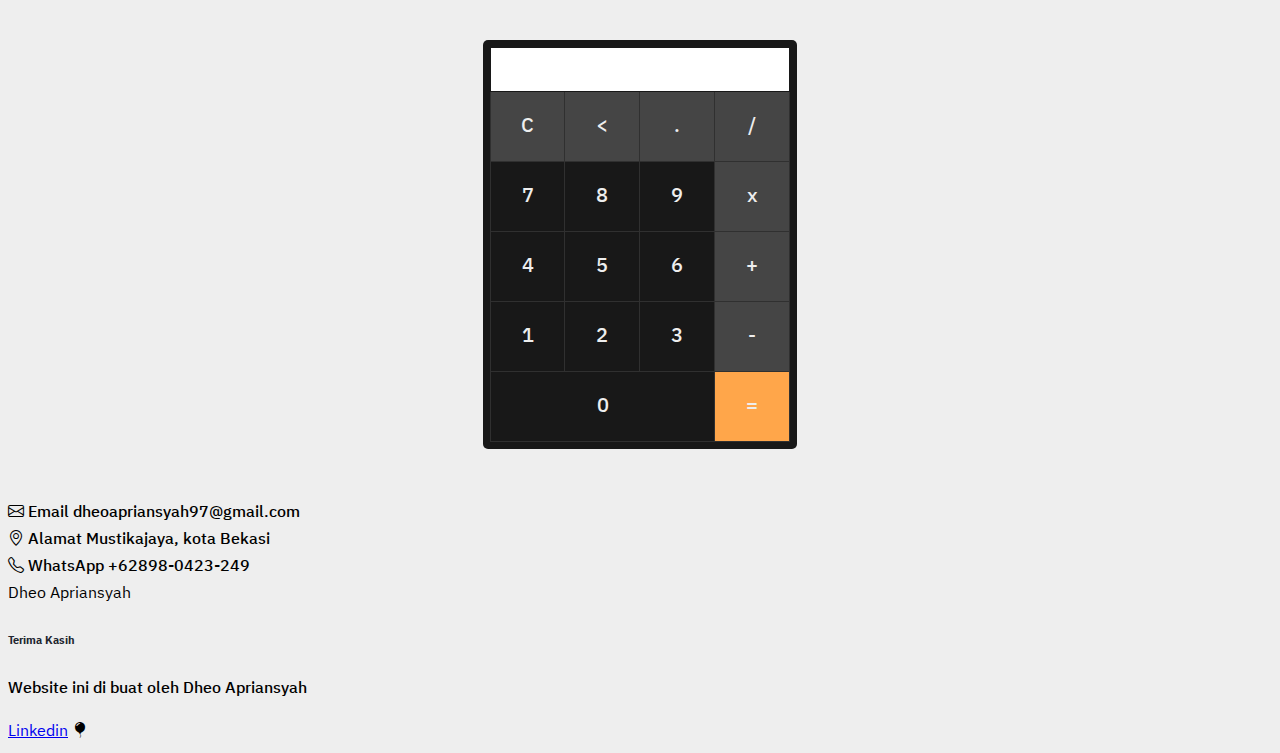
<file: portofolio/landing-page/index.html>
<!DOCTYPE html>
<html lang="en">
  <head>
    <!-- Required meta tags -->
    <meta charset="utf-8" />
    <meta name="viewport" content="width=device-width, initial-scale=1" />

    <!-- Bootstrap CSS -->
    <link href="https://cdn.jsdelivr.net/npm/bootstrap@5.1.3/dist/css/bootstrap.min.css" rel="stylesheet" integrity="sha384-1BmE4kWBq78iYhFldvKuhfTAU6auU8tT94WrHftjDbrCEXSU1oBoqyl2QvZ6jIW3" crossorigin="anonymous" />
    <!-- Google Font -->
    <link rel="preconnect" href="https://fonts.googleapis.com" />
    <link rel="preconnect" href="https://fonts.gstatic.com" crossorigin />
    <link href="https://fonts.googleapis.com/css2?family=IBM+Plex+Sans+Thai+Looped:wght@300&family=Outfit:wght@300;400;500&family=Poppins:wght@100;200;300;400;600;700&family=Viga&display=swap" rel="stylesheet" />
    <!-- bootstrap icons -->
    <link rel="stylesheet" href="https://cdn.jsdelivr.net/npm/bootstrap-icons@1.8.1/font/bootstrap-icons.css" />
    <!-- css -->
    <link rel="stylesheet" href="style.css" />
    <title>Dheo</title>
    <link rel="icon" type="image/gif/png" href="icon/cool.png">
  </head>
  <body>
    <!-- navbar -->
    <nav class="navbar navbar-expand-lg navbar-dark bg-transparent">
      <div class="container">
        <a class="navbar-brand fw-bold" href="#">DheoAp</a>
        <button class="navbar-toggler" type="button" data-bs-toggle="collapse" data-bs-target="#navbarNavAltMarkup" aria-controls="navbarNavAltMarkup" aria-expanded="false" aria-label="Toggle navigation">
          <span class="navbar-toggler-icon"></span>
        </button>
        <div class="collapse navbar-collapse justify-content-end" id="navbarNavAltMarkup">
          <div class="navbar-nav">
            <a class="nav-link hover-line" href="#">Beranda</a>
            <a class="nav-link hover-line" href="#">Tentang saya</a>
            <a class="nav-link hover-line" href="#">Galeri</a>
            <a class="nav-link hover-line" href="#">Github</a>
            <li class="nav-item dropdown">
              <a class="nav-link dropdown-toggle" href="#" id="navbarDropdown" role="button" data-bs-toggle="dropdown" aria-expanded="false">
                Front End Mentor
              </a>
              <ul class="dropdown-menu bg-transparent border-0" aria-labelledby="navbarDropdown">
                <!-- <li class="text-header-dropdown">Ke Github Saya <i class="bi bi-box-arrow-up-right"></i></li> -->
                <li><a class="dropdown-item" href="fylo/index.html">fylo-landing-page</a></li>
                <li><a class="dropdown-item" href="card/index.html">Card</a></li>
              </ul>
            </li>
        </div>
      </div>
    </nav>
    
    <!-- end navbar -->

    <!-- hero -->
    <div class="hero vh-100 d-flex align-items-center">
      <div class="container-fluid text-center">
        <img src="img/dheo.png" class="rounded-circle" alt="">
        <div class="text-light">
          <h1 class="text-light">Dheo Apriansyah</h1>
          <p>FrontEnd Developer | HTML | CSS | Bootstrap 5</p>
          <div class="iconHero fs-3 text-decoration-none">
            <a href="https://github.com/DheoAp" target="_blank"><i class="bi bi-github"></i></a>
            <a href="https://www.linkedin.com/in/dheo-apriansyah" target="_blank"><i class="bi bi-linkedin"></i></i></a>
            <i class="bi bi-instagram"></i>
          </div>
        </div>
      </div>
    </div>
    <!-- end hero -->

    <!-- container -->
    <div class="container p-4">
      <section>
        <div class="form-check form-switch d-flex justify-content-center mb-3" id="buttonMode">
          <input class="form-check-input" type="checkbox" role="switch" id="tombolMode">
        </div>
      </section>
      <section id="tentang-saya">
        <div class="row tentang-saya mb-5">
          <div class="col-lg-8 mx-auto">
            <div class="card card-tentang-saya rounded-3">
              <h6 class="judul fs-2 fw-bolder text-center mb-3"><strong>Tentang Saya</strong></h6>
              <div class="row">
                <div class="col-lg col-md-4">
                  <p class="fw-normal">
                    Lulus Smk tahun 2015 saya melanjukan untuk berkerja di PT Samsung Electronics Indonesia selama 11 bulan sebagai operator produksi, di tahun 2016 saya melanjutkan pendidikan saya dan mengambil program studi D3 di
                    Universitas Bina Sarana Informatika dengan jurusan Sistem Informasi.
                  </p>
                  <a href="https://www.linkedin.com/in/dheo-apriansyah" target="_blank" class="btn btn-sm btn-primary text-decoration-none d-flex justify-content-between mb-4">
                    Linkedin
                    <i class="bi bi-arrow-right-circle"></i>
                  </a>
                </div>
                <div class="col-lg col-md-4 skill-progress">
                  <div class="d-flex justify-content-between">
                    <span>Html & Css</span>
                    <span>55%</span>
                  </div>
                  <div class="progress">
                    <div class="progress-bar bg-danger" role="progressbar" style="width: 55%" aria-valuenow="55" aria-valuemin="0" aria-valuemax="100"></div>
                  </div>
                  <div class="d-flex justify-content-between">
                    <span>Bootstrap 5</span>
                    <span>70%</span>
                  </div>
                  <div class="progress">
                    <div class="progress-bar bg-primary" role="progressbar" style="width: 70%" aria-valuenow="70" aria-valuemin="0" aria-valuemax="100"></div>
                  </div>
                  <div class="d-flex justify-content-between">
                    <span>Javascript</span>
                    <span>20%</span>
                  </div>
                  <div class="progress">
                    <div class="progress-bar bg-warning" role="progressbar" style="width: 20%" aria-valuenow="20" aria-valuemin="0" aria-valuemax="100"></div>
                  </div>
                </div>
              </div>
            </div>
          </div>
        </div>
      </section>

      <section id="pendidikan">
        <div class="row gy-2 pendidikan justify-content-center">
          <div class="col-lg-4 col-md-6">
            <div class="card card-effect h-100 rounded-3">
              <div class="iconbox d-flex display-5 justify-content-center align-items-center">
                <i class="bi bi-mortarboard-fill"></i>
              </div>
              <figure class="text-center">
                <blockquote class="blockquote">
                  <p>SMK Bina Karya Mandiri</p>
                </blockquote>
                <figcaption class="blockquote-footer">Teknik Komputer Jaringan <cite title="Source Title">2015</cite></figcaption>
              </figure>
            </div>
          </div>
          <div class="col-lg-4 col-md-6">
            <div class="card card-effect rounded-3 h-100">
              <div class="iconbox d-flex display-5 justify-content-center align-items-center">
                <i class="bi bi-mortarboard-fill"></i>
              </div>
              <figure class="text-center">
                <blockquote class="blockquote">
                  <p>Universitas Bina Sarana Informatika</p>
                </blockquote>
                <figcaption class="blockquote-footer">Sistem Informasi <cite title="Source Title">2019</cite></figcaption>
              </figure>
            </div>
          </div>
        </div>
      </section>

      <section id="galeri" class="my-5">
        <h6 class="judul text-center fs-2 fw-bolder">Galeri</h6>
        <div class="row g-3">
          <div class="col-lg-4 col-md-4">
            <div class="card card-galeri">
              <img src="img/1.jpg" class="card-img-top" alt="..." />
            </div>
          </div>
          <div class="col-lg-4 col-md-4">
            <div class="card card-galeri">
              <img src="img/2.jpg" class="card-img-top" alt="..." />
            </div>
          </div>
          <div class="col-lg-4 col-md-4">
            <div class="card card-galeri">
              <img src="img/3.jpg" class="card-img-top" alt="..." />
            </div>
          </div>
        </div>
      </section>

      <div class="row">
        <div class="col-lg">
          <section id="section-cuaca" class="my-5">
            <h1 class="judul">Cuaca untuk wilayah Kota Bekasi</h1>
            <span class="judul">sumber : API BMKG</span>
            <div class="row data-cuaca"></div>
          </section>
        </div>
        <div class="col-lg-4">
          <section id="section-kalkulator" class="my-5">
            <div class="kalkulator">
              <input type="text" id="layar-kalkulator" />
              <div class="container-tombol">
                <span class="tombol operator">C</span>
                <span class="tombol operator"><</span>
                <span class="tombol operator">.</span>
                <span class="tombol operator">/</span>
                <span class="tombol">7</span>
                <span class="tombol">8</span>
                <span class="tombol">9</span>
                <span class="tombol operator">x</span>
                <span class="tombol">4</span>
                <span class="tombol">5</span>
                <span class="tombol">6</span>
                <span class="tombol operator">+</span>
                <span class="tombol">1</span>
                <span class="tombol">2</span>
                <span class="tombol">3</span>
                <span class="tombol operator">-</span>
                <span class="tombol" id="nol">0</span>
                <span class="tombol" id="hitung">=</span>
              </div>
            </div>
          </section>
        </div>
      </div>
      

      <section id="hubungi-saya" class="row gy-4  d-flex justify-content-center my-5 py-5">
        <div class="col-lg-4 col-md-4 kontak d-flex align-items-center flex-column">
          <i class="bi bi-envelope"></i>
          <span>Email</span>
          <span>dheoapriansyah97@gmail.com</span>
        </div>
        <div class="col-lg-4 col-md-4 kontak d-flex align-items-center flex-column">
          <i class="bi bi-geo-alt"></i>
          <span>Alamat</span>
          <span>Mustikajaya, kota Bekasi</span>
        </div>
        <div class="col-lg-4 col-md-4 kontak d-flex align-items-center flex-column">
          <i class="bi bi-telephone"></i>
          <span>WhatsApp</span>
          <span>+62898-0423-249</span>
        </div>
      </section>
    </div>
    <!-- end container -->
    <div class="card text-center">
      <div class="card-header">
        Dheo Apriansyah
      </div>
      <div class="card-body justify-content-center">
        <h6 class="judul card-title">Terima Kasih</h6>
        <p class="card-text">
          Website ini di buat oleh Dheo Apriansyah
        </p>
        
        <a href="https://www.linkedin.com/in/dheo-apriansyah" target="_blank" class="text-decoration-none">Linkedin</a>
        <i class="bi bi-balloon-fill text-primary"></i>
      </div>
    </div>
    
    <script src="https://code.jquery.com/jquery-3.6.0.min.js" integrity="sha256-/xUj+3OJU5yExlq6GSYGSHk7tPXikynS7ogEvDej/m4=" crossorigin="anonymous"></script>
    <script src="scripts.js"></script>
    <script src="script-cuaca.js"></script>
    <script src="https://cdn.jsdelivr.net/npm/bootstrap@5.1.3/dist/js/bootstrap.bundle.min.js" integrity="sha384-ka7Sk0Gln4gmtz2MlQnikT1wXgYsOg+OMhuP+IlRH9sENBO0LRn5q+8nbTov4+1p" crossorigin="anonymous"></script>
  </body>
</html>
</file>
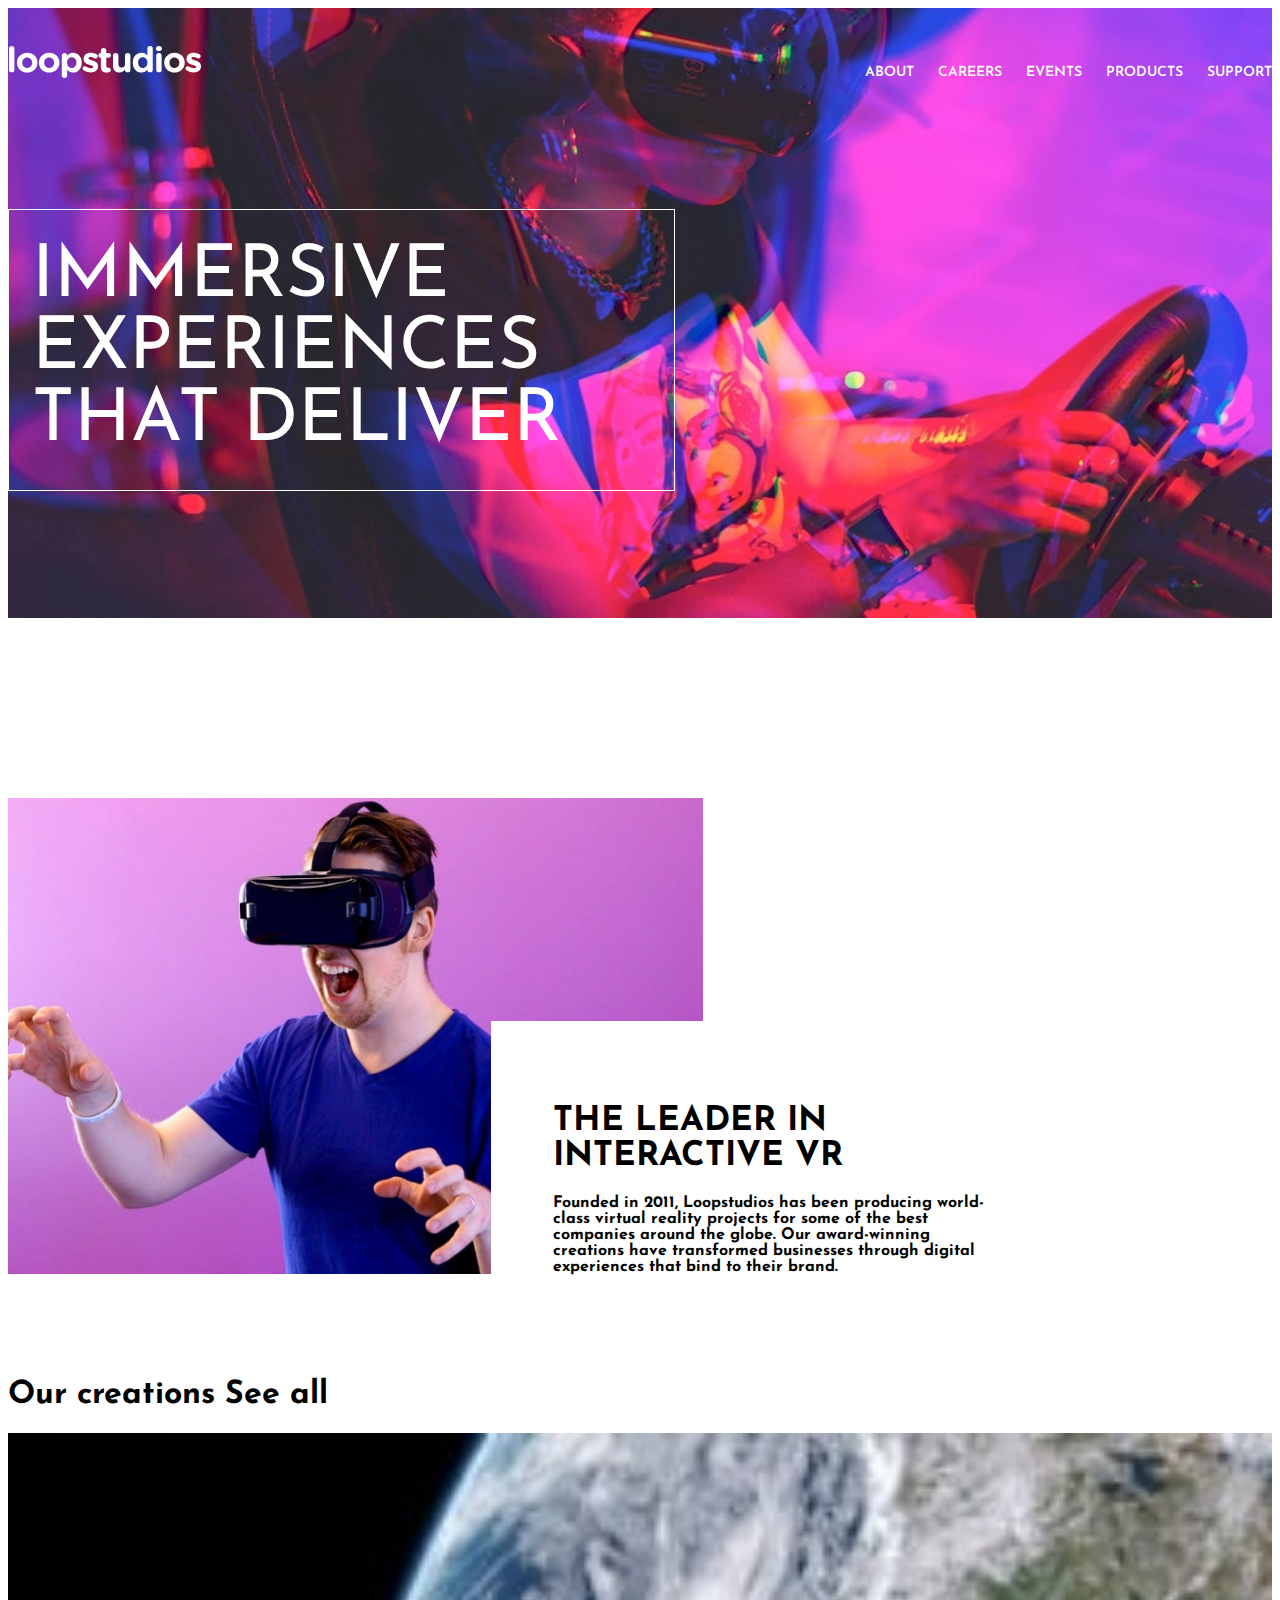
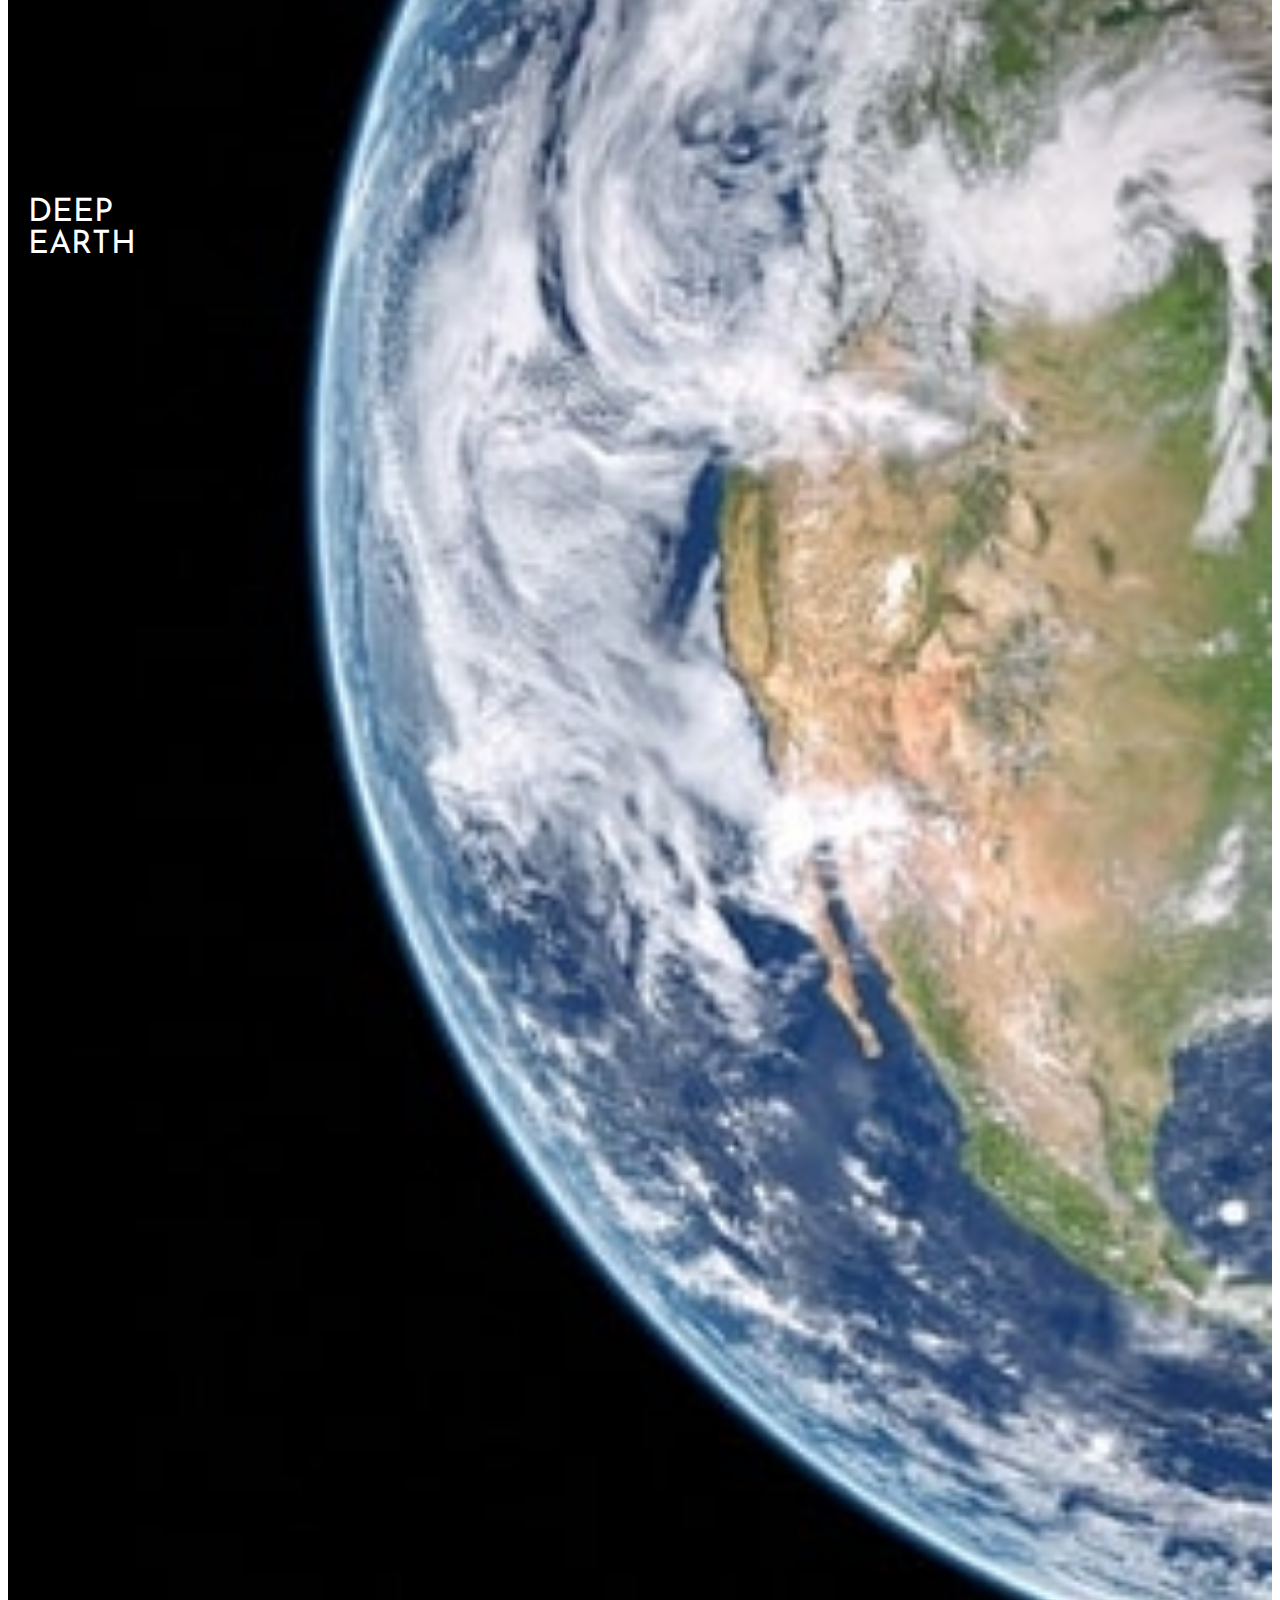
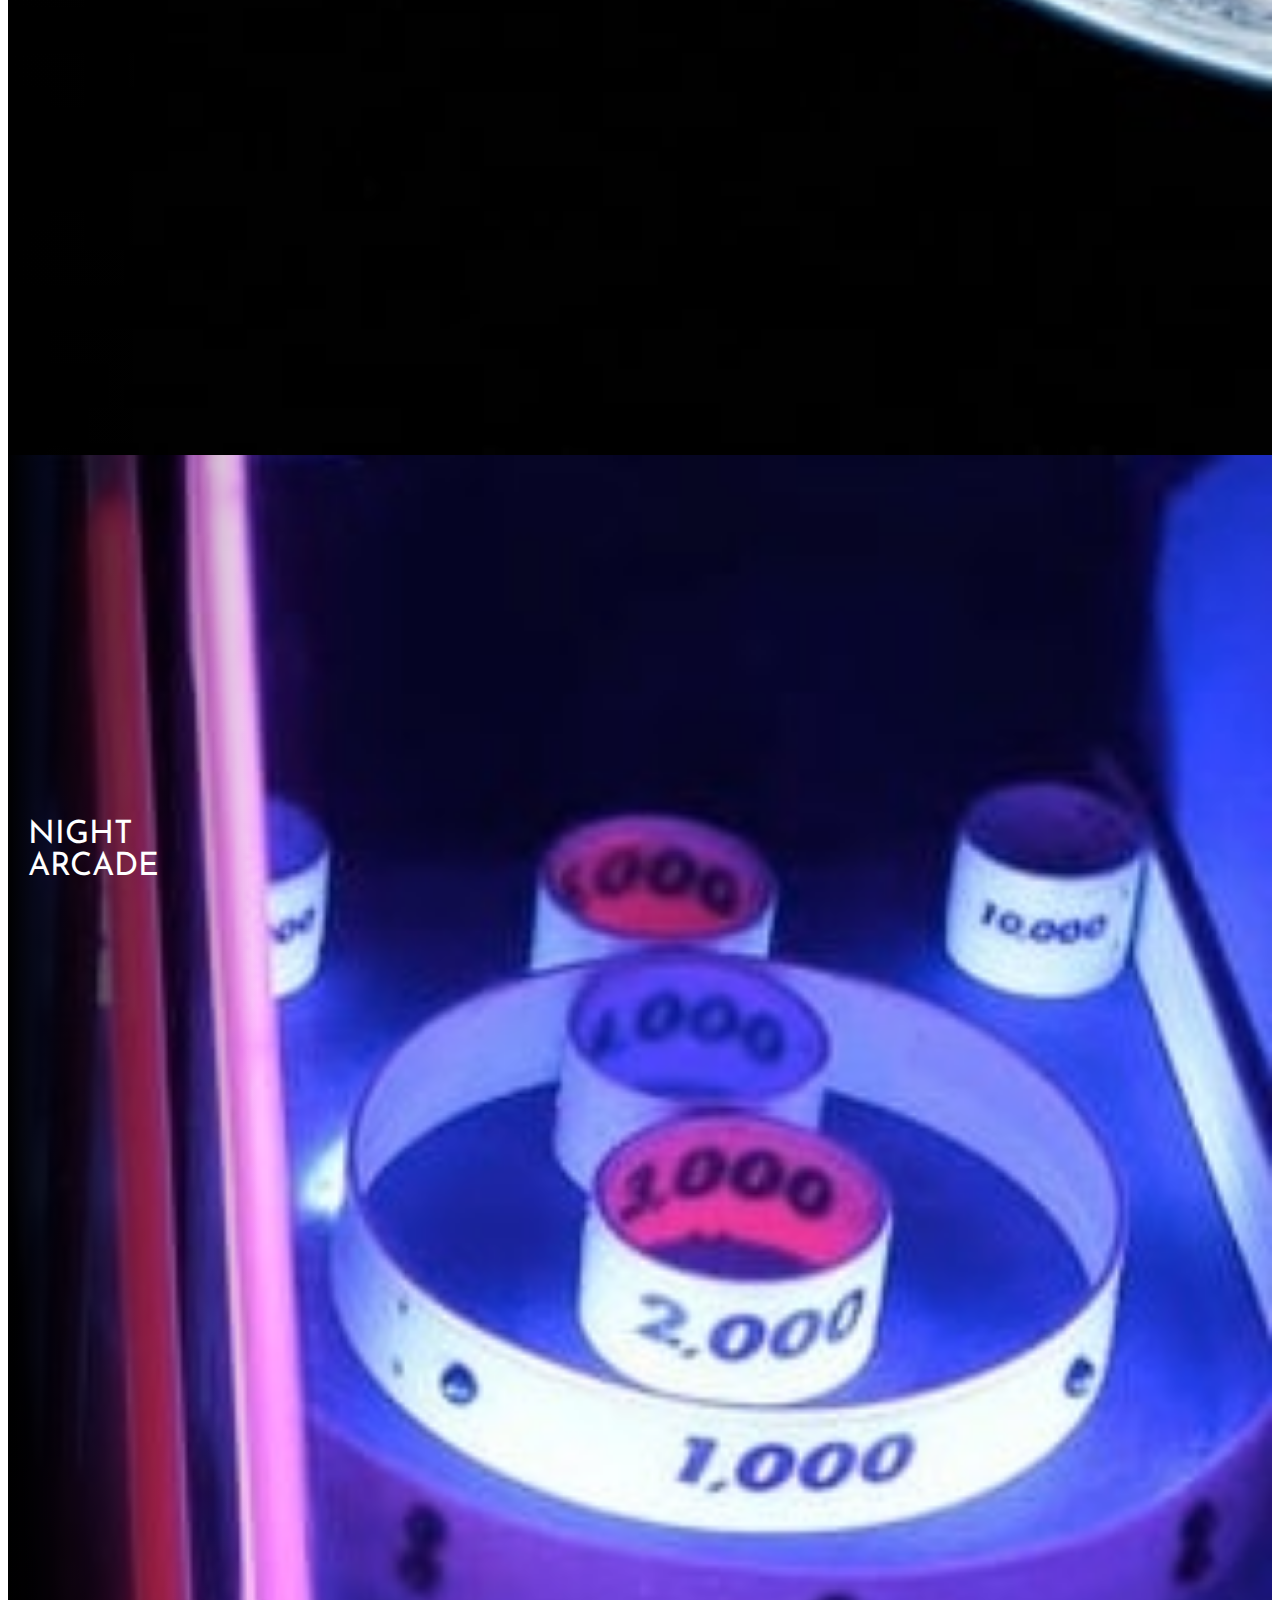
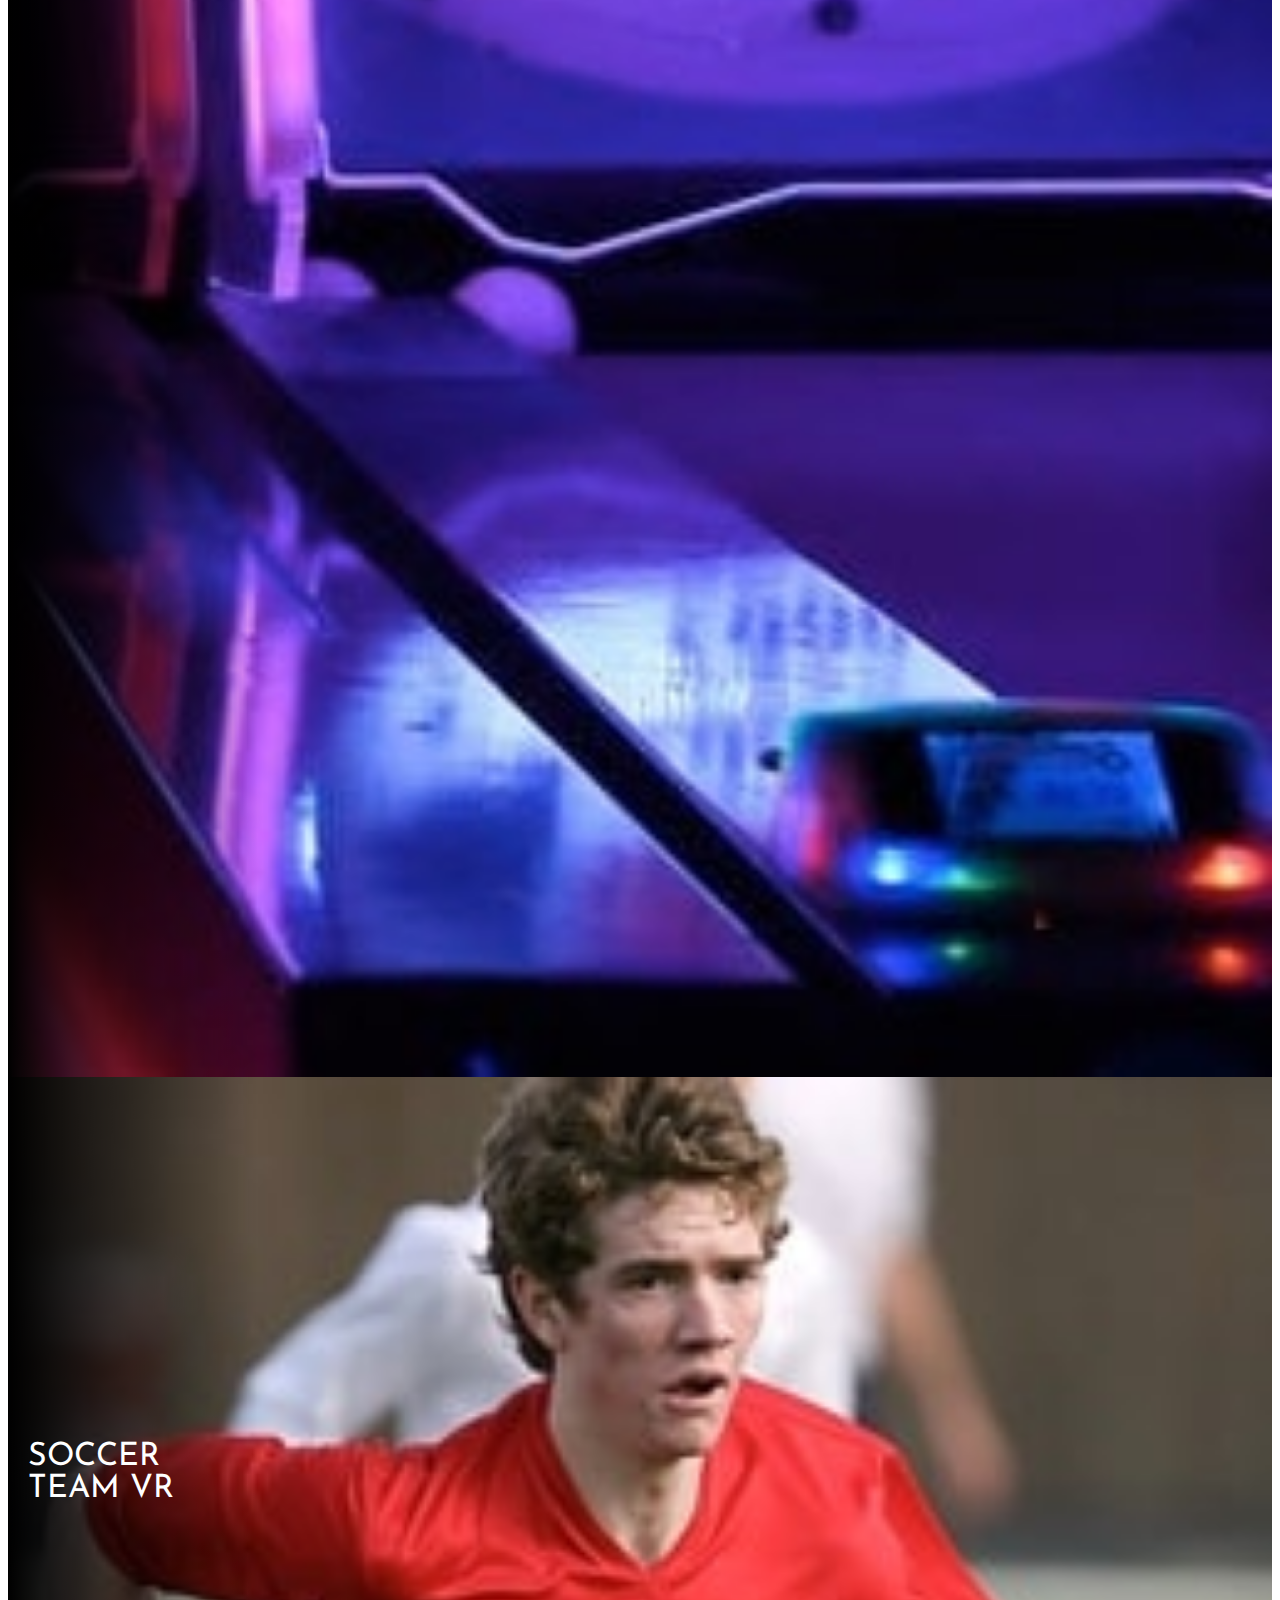
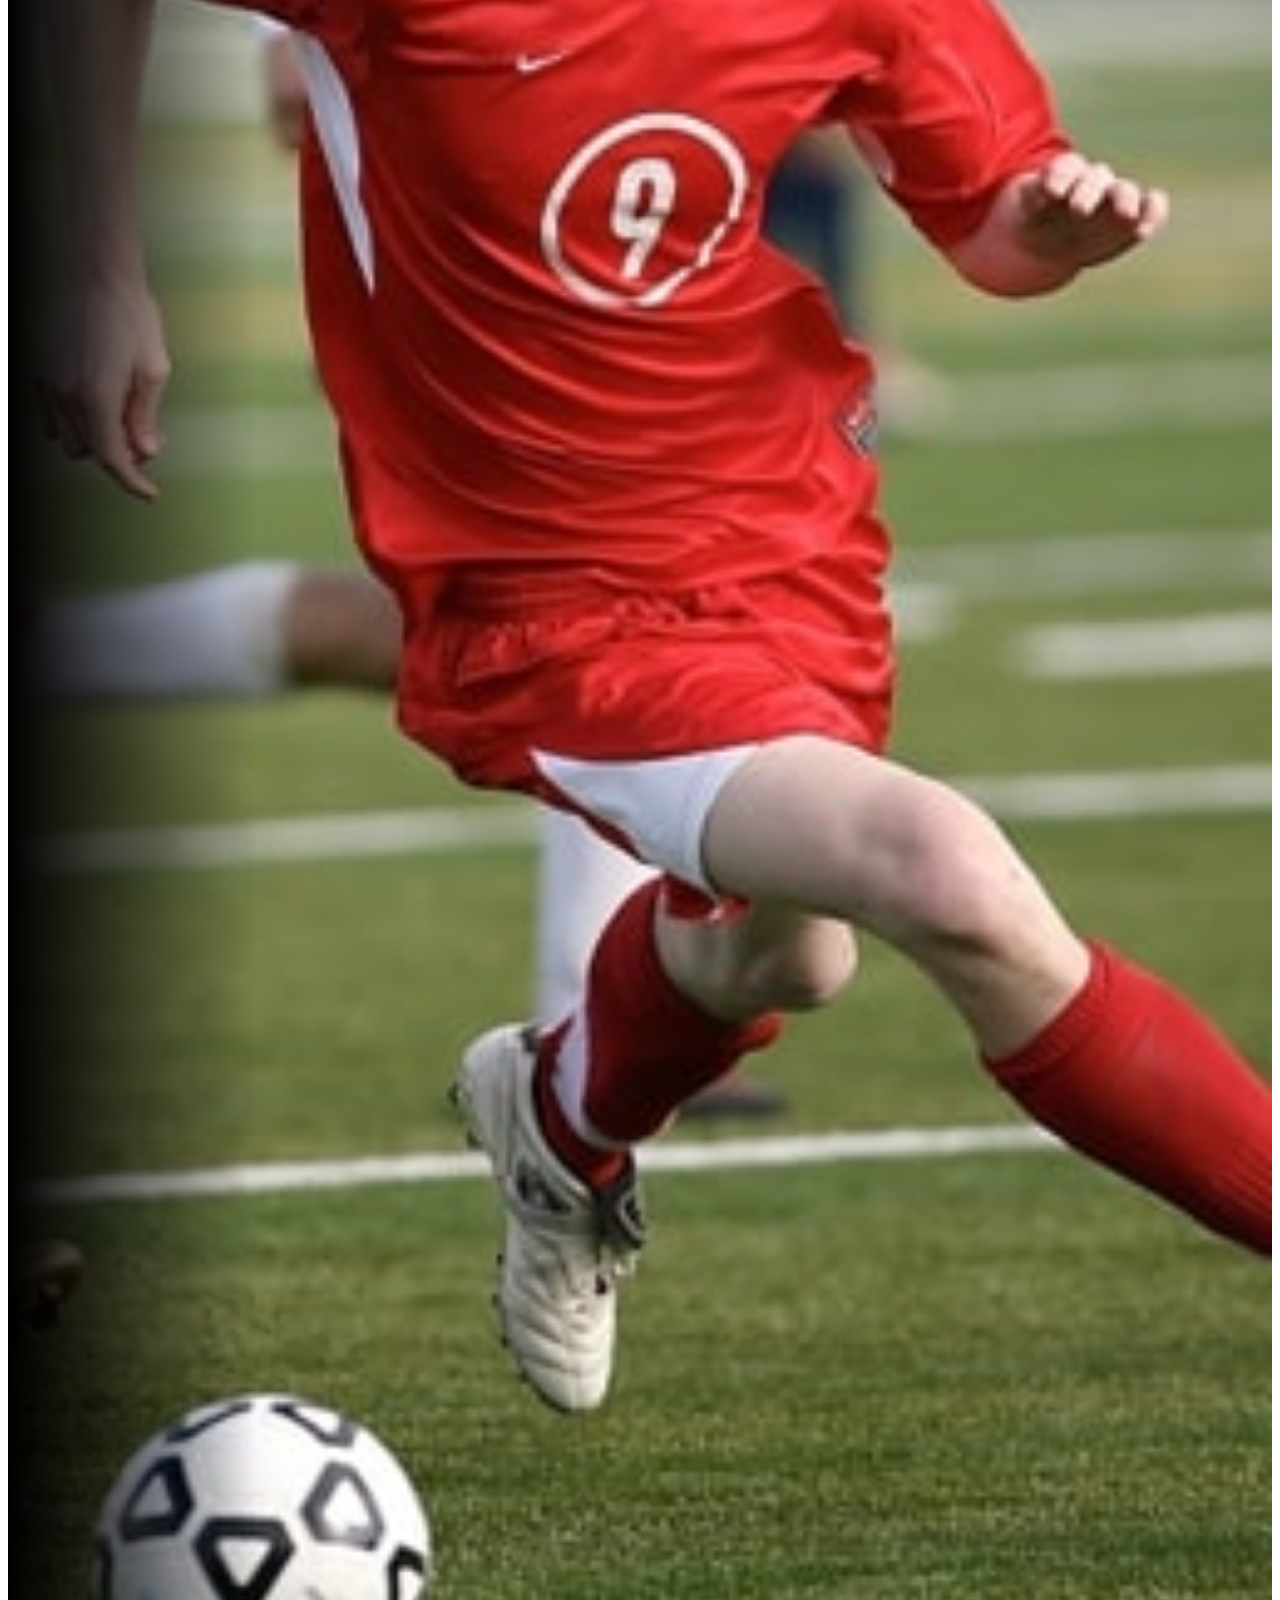
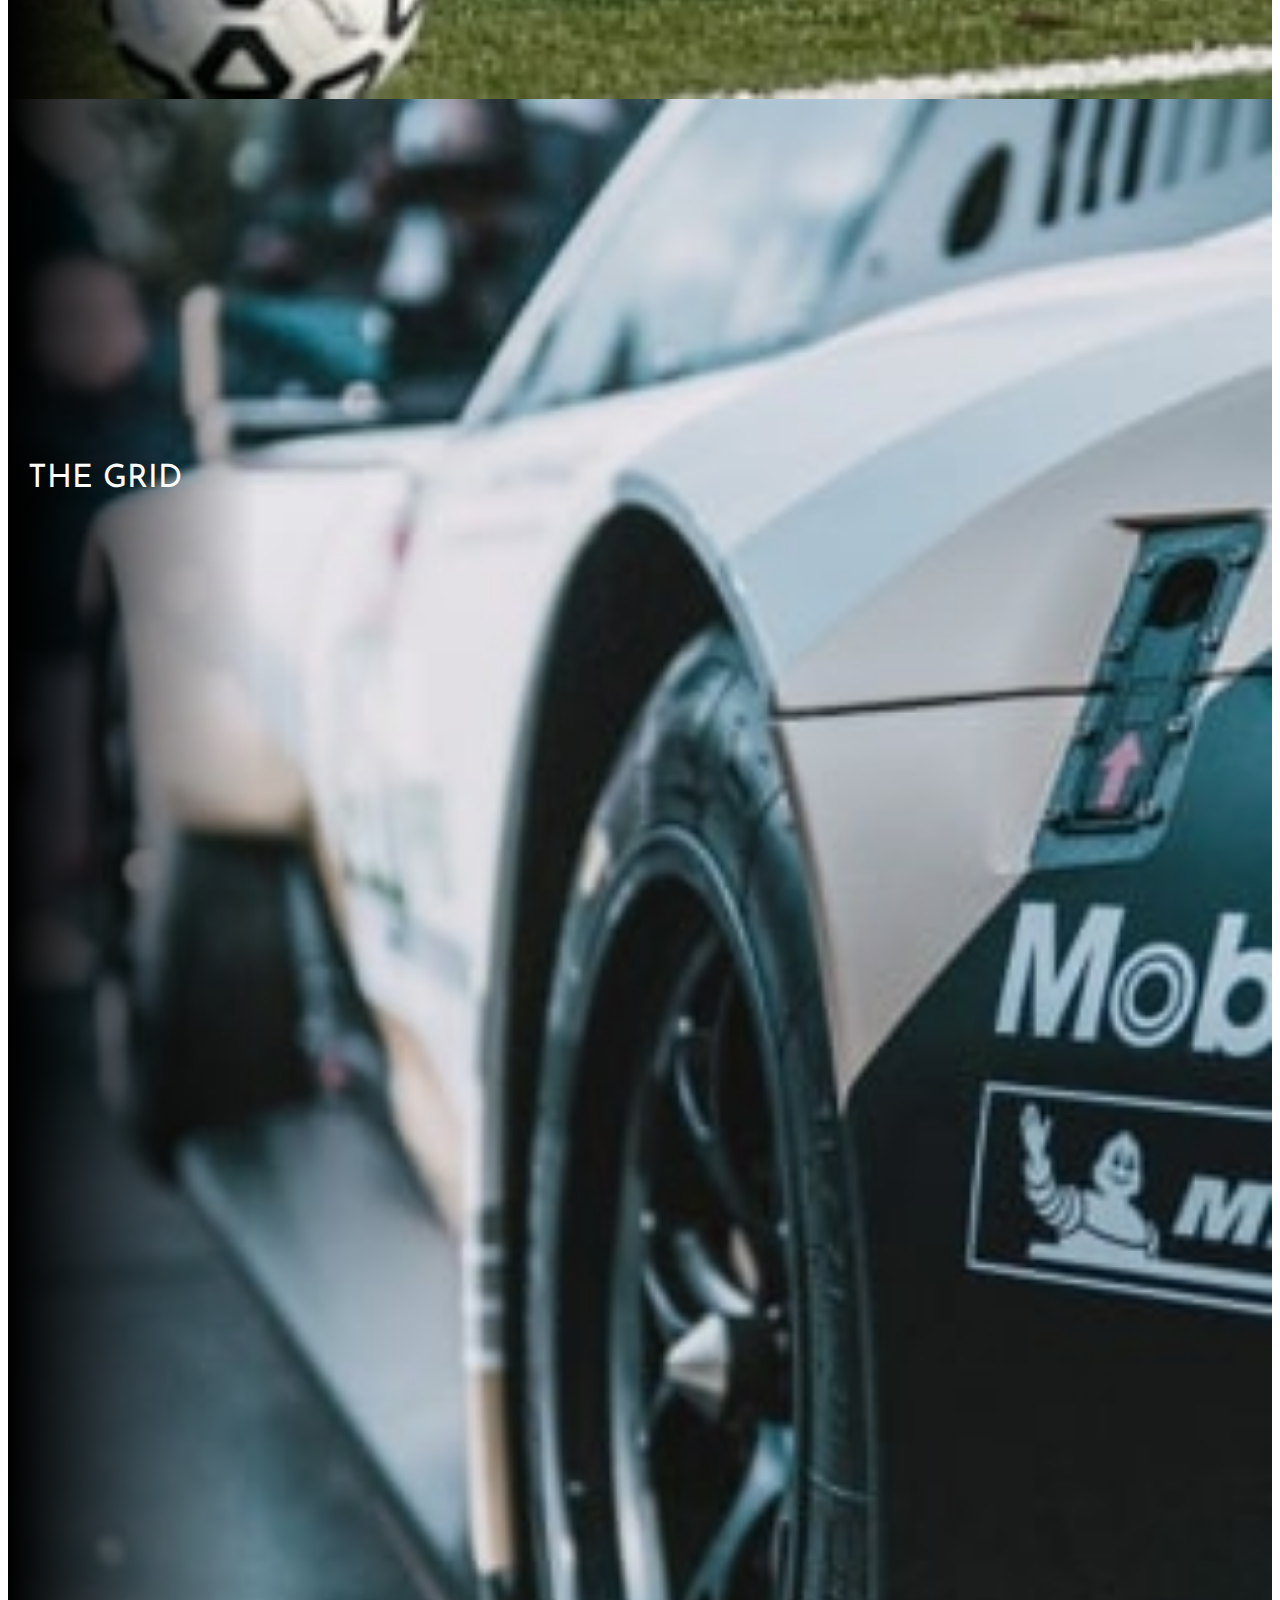
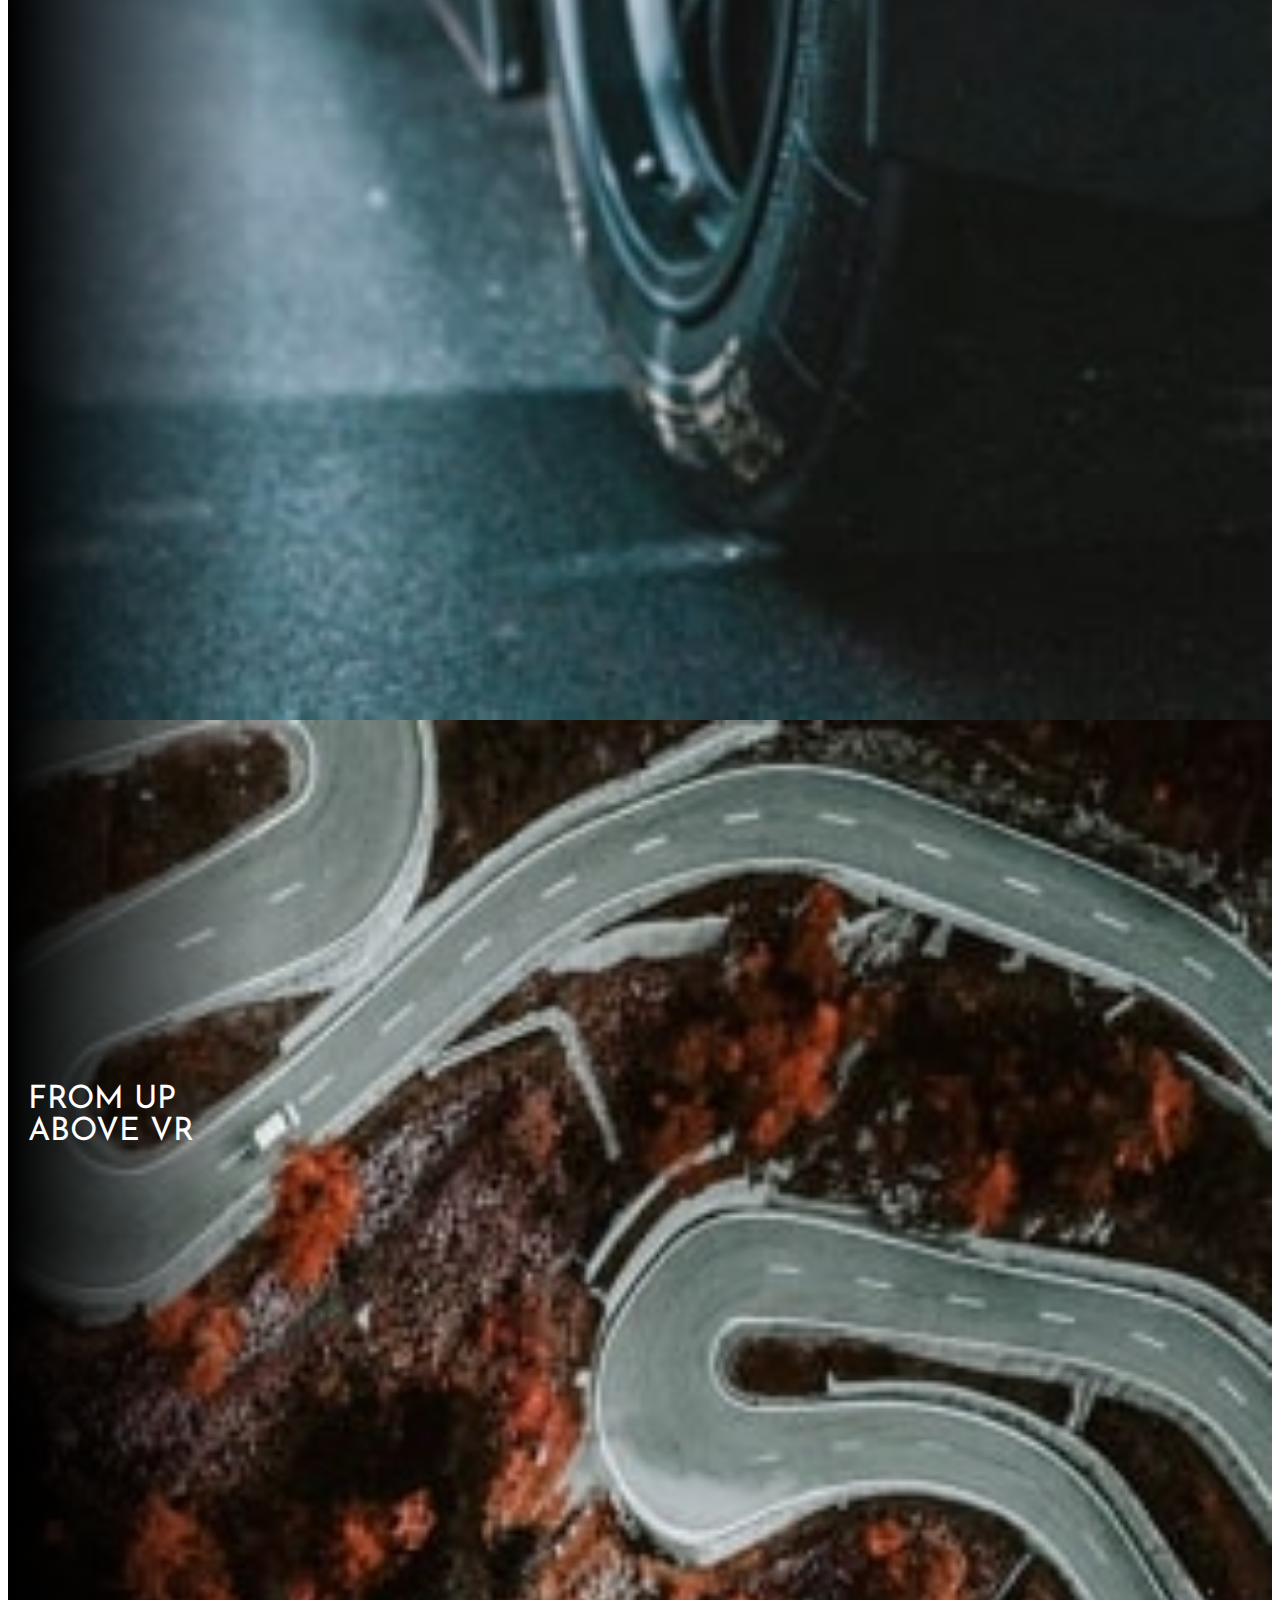
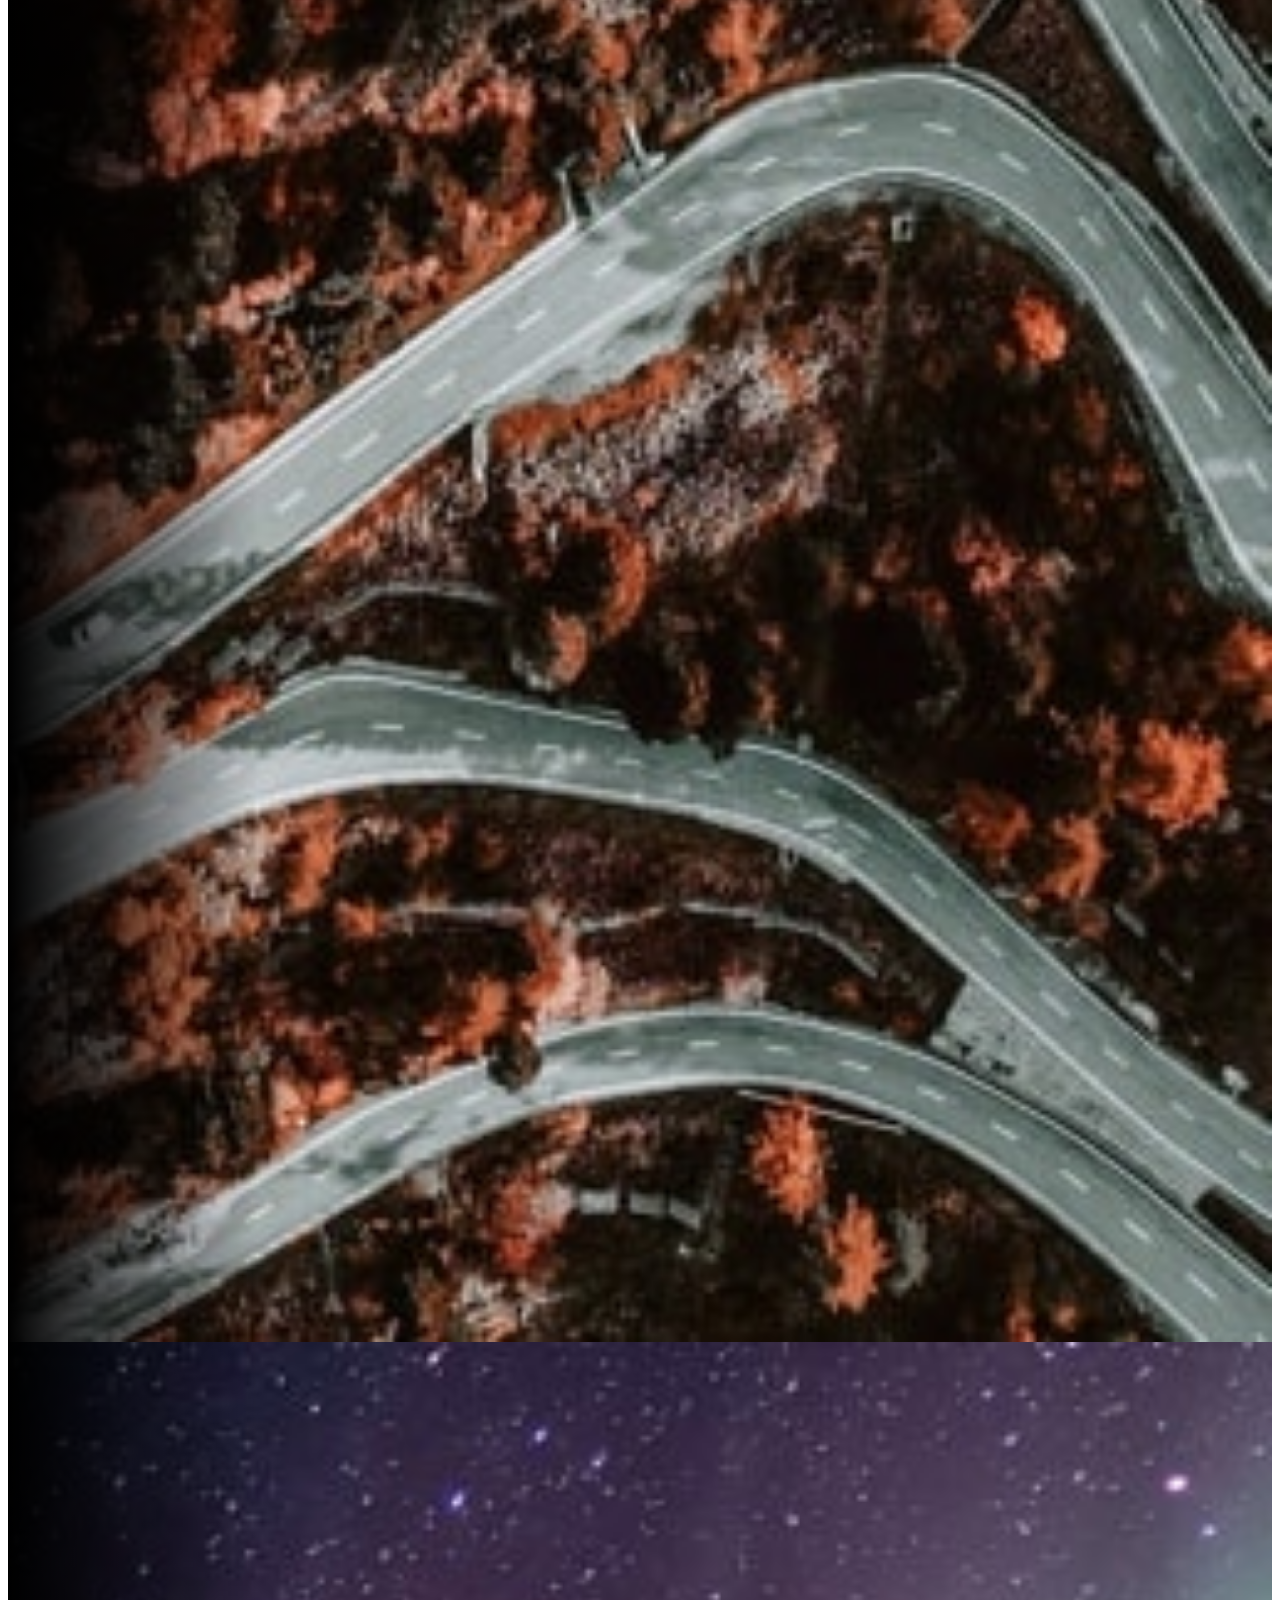
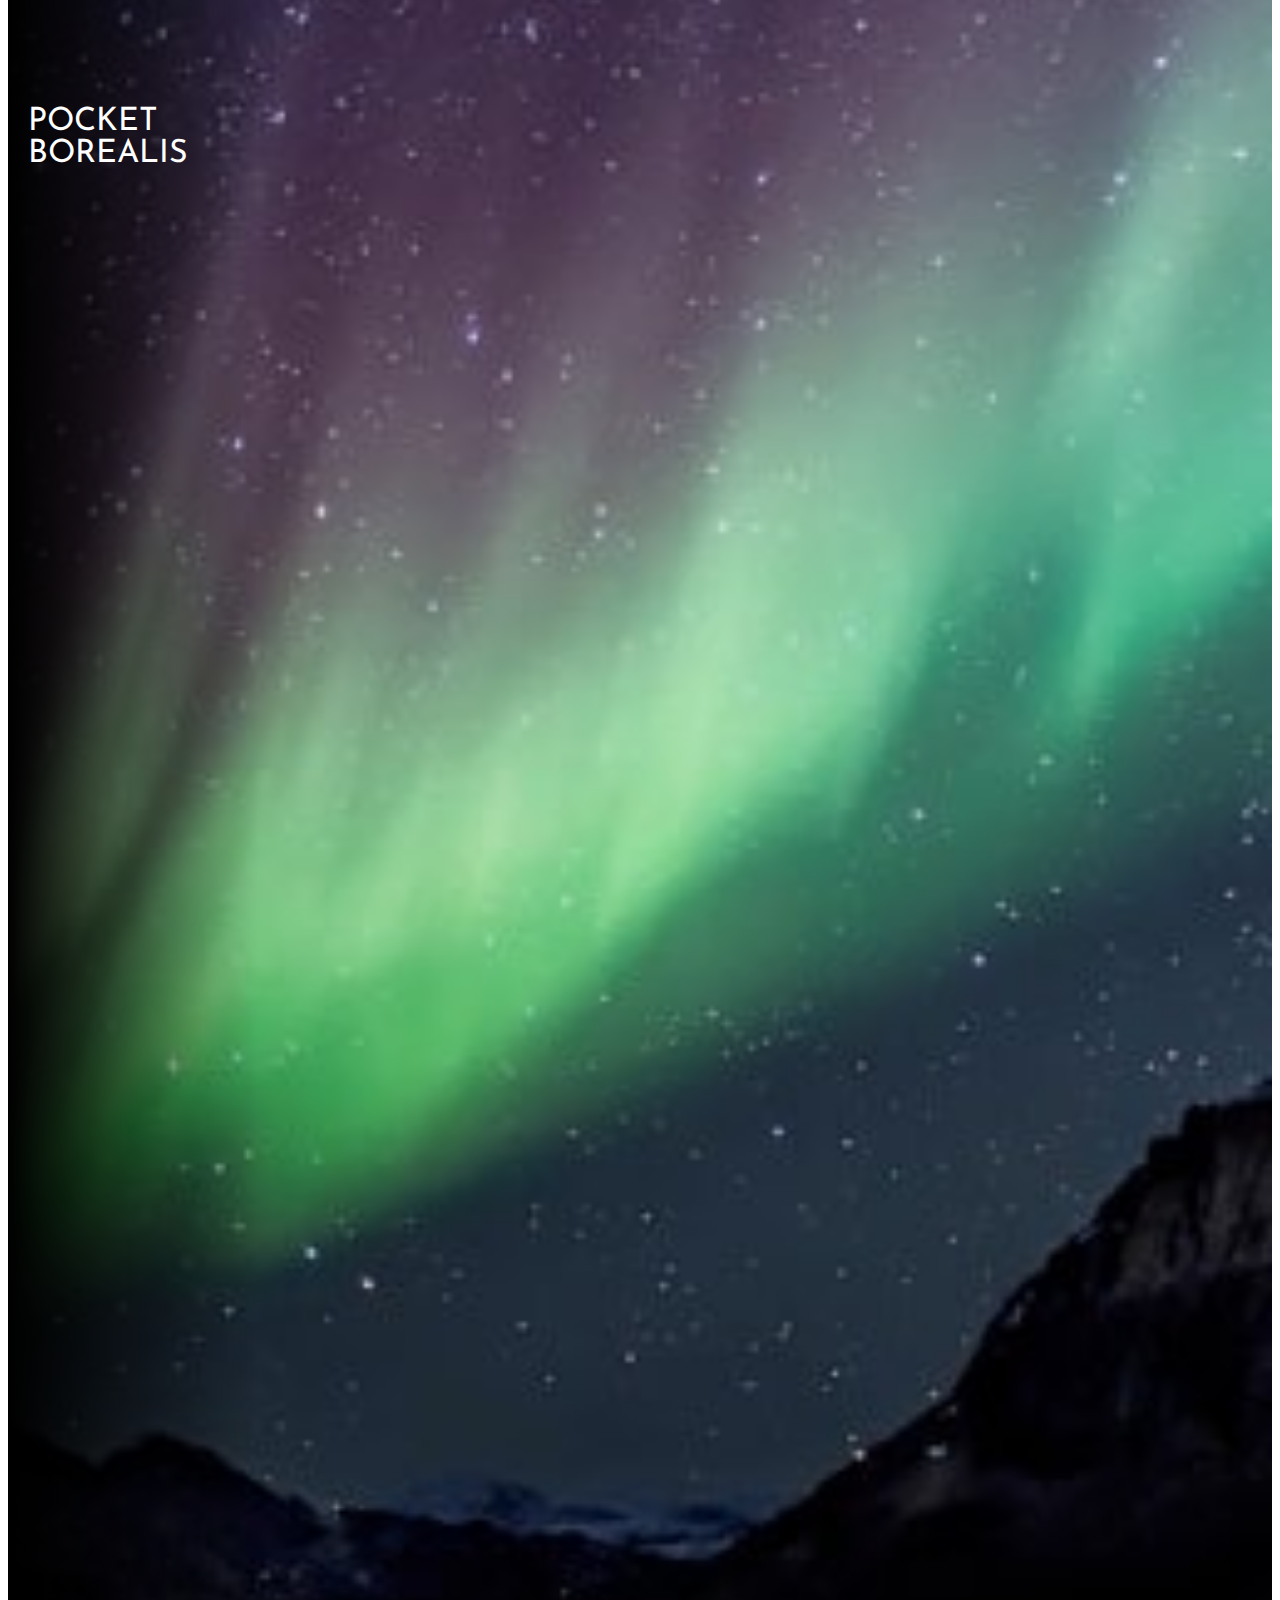
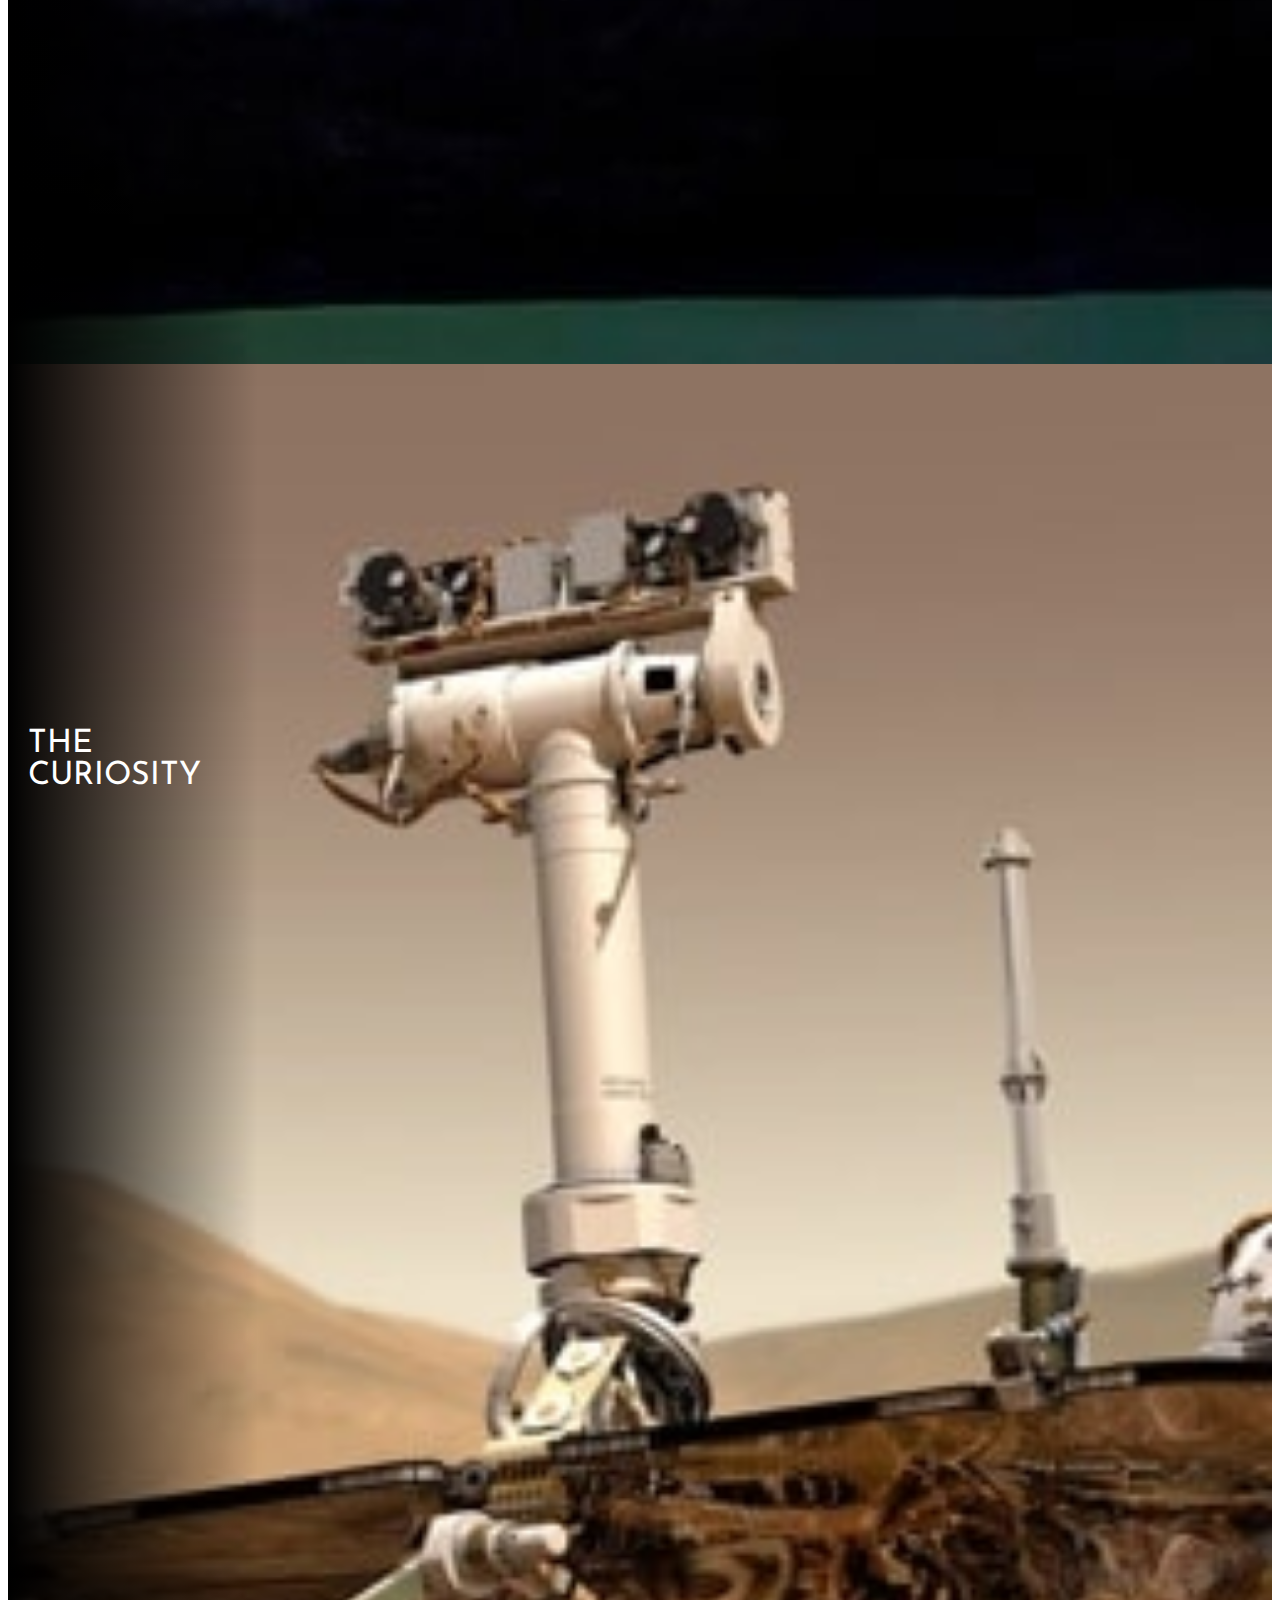
<file: portofolio/loopstudios/index.html>
<!DOCTYPE html>
<html lang="en">
  <head>
    <meta charset="UTF-8" />
    <meta name="viewport" content="width=device-width, initial-scale=1.0" />
    <!-- displays site properly based on user's device -->

    <link rel="icon" type="image/png" sizes="32x32" href="./images/favicon-32x32.png" />
    <!-- Bootstrap CSS -->
    <link href="https://cdn.jsdelivr.net/npm/bootstrap@5.1.3/dist/css/bootstrap.min.css" rel="stylesheet" integrity="sha384-1BmE4kWBq78iYhFldvKuhfTAU6auU8tT94WrHftjDbrCEXSU1oBoqyl2QvZ6jIW3" crossorigin="anonymous" />
    <!-- Bootstrap Font -->
    <link rel="stylesheet" href="https://cdn.jsdelivr.net/npm/bootstrap-icons@1.8.1/font/bootstrap-icons.css" />

    <link rel="stylesheet" href="styles/style.css" />
    <link rel="stylesheet" href="styles/desktop.css" />
    <title>Frontend Mentor | Loopstudios landing page</title>

    <!-- Feel free to remove these styles or customise in your own stylesheet 👍 -->
    <style>
      .attribution {
        font-size: 17px;
        text-align: center;
      }
      .attribution a {
        color: rgb(69, 17, 255);
        text-decoration: none ;
      }
    </style>
  </head>
  <body>
    <div class="container-fluid hero">
      <div class="container desktop">
        <div class="navbar">
          <div class="nav">
            <img src="images/logo.svg" alt="" />
            <div class="hamburger closed">
              <div class="line one"></div>
              <div class="line two"></div>
              <div class="line three"></div>
            </div>
          </div>
        </div>
        <div class="menu">
          <h2 class="link"><a href="">ABOUT</a></h2>
          <h2 class="link"><a href="">CAREERS</a></h2>
          <h2 class="link"><a href="">EVENTS</a></h2>
          <h2 class="link"><a href="">PRODUCTS</a></h2>
          <h2 class="link"><a href="">SUPPORT</a></h2>
        </div>
      </div>
      <div class="container">
        <div class="immersive-experiences">Immersive experiences that deliver</div>
      </div>
    </div>
    <div class="container">
      <div class="section-1">
        <div class="section-a">
          <img src="images/desktop/image-interactive.jpg" alt="" />
        </div>
        <div class="section-b">
          <div class="content">
            <div class="title">
              <span>The leader in interactive VR</span>
            </div>
            <section>
              <p>
                Founded in 2011, Loopstudios has been producing world-class virtual reality projects for some of the best companies around the globe. Our award-winning creations have transformed businesses through digital experiences that
                bind to their brand.
              </p>
            </section>
          </div>
        </div>
      </div>
      <div class="section-2">
        <div class="row title">
          <div class="col-md text-center">
            <h1>Our creations See all</h1>
          </div>
        </div>
        <div class="row">
          <div class="col-md-3 my-3">
            <div class="image">
              <div class="background-gradient"></div>
              <span class="title-image">Deep earth</span>
              <img src="images/mobile/image-deep-earth.jpg" alt="" class="img-mobile" />
              <img src="images/desktop/image-deep-earth.jpg" alt="" class="img-desktop" />
            </div>
          </div>
          <div class="col-md-3 my-3">
            <div class="image">
              <div class="background-gradient"></div>
              <span class="title-image">Night arcade</span>
              <img src="images/mobile/image-night-arcade.jpg" alt="" class="img-mobile" />
              <img src="images/desktop/image-night-arcade.jpg" alt="" class="img-desktop" />
            </div>
          </div>
          <div class="col-md-3 my-3">
            <div class="image">
              <div class="background-gradient"></div>
              <span class="title-image">Soccer team VR</span>
              <img src="images/mobile/image-soccer-team.jpg" alt="" class="img-mobile" />
              <img src="images/desktop/image-soccer-team.jpg" alt="" class="img-desktop" />
            </div>
          </div>
          <div class="col-md-3 my-3">
            <div class="image">
              <div class="background-gradient"></div>
              <span class="title-image">The grid</span>
              <img src="images/mobile/image-grid.jpg" alt="" class="img-mobile" />
              <img src="images/desktop/image-grid.jpg" alt="" class="img-desktop" />
            </div>
          </div>
          <div class="col-md-3 my-3">
            <div class="image">
              <div class="background-gradient"></div>
              <span class="title-image">From up above VR</span>
              <img src="images/mobile/image-from-above.jpg" alt="" class="img-mobile" />
              <img src="images/desktop/image-from-above.jpg" alt="" class="img-desktop" />
            </div>
          </div>
          <div class="col-md-3 my-3">
            <div class="image">
              <div class="background-gradient"></div>
              <span class="title-image">Pocket borealis</span>
              <img src="images/mobile/image-pocket-borealis.jpg" alt="" class="img-mobile" />
              <img src="images/desktop/image-pocket-borealis.jpg" alt="" class="img-desktop" />
            </div>
          </div>
          <div class="col-md-3 my-3">
            <div class="image">
              <div class="background-gradient"></div>
              <span class="title-image">The curiosity</span>
              <img src="images/mobile/image-curiosity.jpg" alt="" class="img-mobile" />
              <img src="images/desktop/image-curiosity.jpg" alt="" class="img-desktop" />
            </div>
          </div>
          <div class="col-md-3 my-3">
            <div class="image">
              <div class="background-gradient"></div>
              <span class="title-image">Make it fisheye</span>
              <img src="images/mobile/image-fisheye.jpg" alt="" class="img-mobile" />
              <img src="images/desktop/image-fisheye.jpg" alt="" class="img-desktop" />
            </div>
          </div>
        </div>
      </div>
    </div>
    <div class="container-fluid footer">
      <footer class="footer">
        <div class="section-footer-a">
          <img src="images/logo.svg" alt="" />
          <ul>
            <li><a href="">About</a></li>
            <li><a href="">Careers</a></li>
            <li><a href="">Events</a></li>
            <li><a href="">Products</a></li>
          </ul>
        </div>
        <div class="section-footer-b">
          <div class="footer-b">Support © 2021 Loopstudios. All rights reserved.</div>
          <div class="attribution">Challenge by <a href="https://www.frontendmentor.io?ref=challenge" target="_blank">Frontend Mentor</a>. Coded by <a href="https://github.com/DheoAp/loopstudios-landing-page" target="_blank">Dheo Apriansyah</a>.</div>
        </div>
      </footer>
    </div>

    <!-- Option 1: Bootstrap Bundle with Popper -->
    <script src="https://cdn.jsdelivr.net/npm/bootstrap@5.1.3/dist/js/bootstrap.bundle.min.js" integrity="sha384-ka7Sk0Gln4gmtz2MlQnikT1wXgYsOg+OMhuP+IlRH9sENBO0LRn5q+8nbTov4+1p" crossorigin="anonymous"></script>

    <script src="js/navbar.js"></script>
  </body>
</html>
</file>
<file: css/style.css>
@import url("https://fonts.googleapis.com/css2?family=Montserrat:wght@200;500&display=swap");
* {
  margin: 0;
  padding: 0;
  list-style: none;
  box-sizing: border-box;
}
html {
  height: 100%;
}
body {
  font-family: "Montserrat", sans-serif;
  height: 100%;
  background-color: rgb(40, 38, 49);
}
h2,
span,
p {
  color: white;
}
section.section {
  padding: 50px 0 25px;
}

.box-white-before-title {
  margin-top: 4px;
  margin-right: 22px;
  width: 50px;
  height: 20px;
  background-color: white;
}
.sub-title {
  display: flex;
  flex-direction: row;
  justify-content: flex-start;
  margin-bottom: 2rem;
}
.background {
  height: 100%;
  width: 100%;
  /* position: absolute; */
  position: relative;
  /* z-index: ; */
  background-image: linear-gradient(180deg, rgba(0, 0, 0, 0.73) 0%, rgba(0, 0, 0, 0.6) 99%);
}
.hero {
  height: 100vh;
  background-image: url(../image/hero.jpg);
  background-size: cover;
  background-position: center;
  background-repeat: no-repeat;
  background-attachment: fixed;
  display: flex;
  align-items: center;
}
.container {
  width: 70%;
  margin: auto;
}

h1 {
  font-size: 100;
}

/* navbar */
.logo {
  font-size: 2em;
  cursor: pointer;
  margin-right: auto;
  z-index: 1;
}
.menu {
  color: whitesmoke;
  font-size: 2em;
  z-index: 2;
}
header li,
a {
  font-size: 13px;
  font-weight: 500;
  text-decoration: none;
  color: #edf0f1;
}
.container.navbar {
  width: 100%;
  padding: 12px;
  position: absolute;
  left: 0;
  right: 0;
  height: 100vh;
  transition: 0.3s;
  /* z-index: 99; */
}
header {
  color: white;
  display: flex;
  justify-content: space-between;
}
header:nth-child(2) {
  display: flex;
  justify-content: flex-end;
}
.nav_links li {
  /* overflow: hidden; */
  position: relative;
  padding: 10px 0;
  top: -25rem;
  transition: all 0.5s;
}
.show_nav li {
  position: relative;
  padding: 10px 0;
  display: block;
  top: 0rem;
}
.show_nav {
  /* height: 100vh; */
  background-color: rgb(37, 37, 37);
  /* height: 90vh;
  left: 0;
  right: 0;
  position: relative; */
  z-index: 4;
}
.nav_links {
  overflow: hidden;
  top: 50px;
  /* width: 100%; */
  text-align: center;
  left: 0;
  right: 0px;
  position: absolute;
  /* margin-top: -60px; */
  height: 540px;
  padding-top: 78px;
}

/* end navbar */

/* caption */
.caption {
  position: absolute;
  z-index: 3;
  color: whitesmoke;
  line-height: 30px;
  width: 100%;
}

.button-caption {
  position: relative;
  border: 1px solid whitesmoke;
  width: 50%;
  text-align: center;
  padding: 5px;
  overflow: hidden;
  transition: color 1s;
}
.button-caption:hover {
  color: rgb(61, 38, 97);
  cursor: pointer;
  font-weight: 700;
}
.button-caption::before {
  content: "";
  position: absolute;
  top: 0;
  left: -50px;
  width: 0;
  height: 100%;
  background-color: white;
  transform: skewX(35deg);
  z-index: -2;
  transition: width 1s;
}
.button-caption:hover::before {
  width: 320px;
}
/* end caption */

/* about */
.bio {
  display: flex;
  flex-direction: column;
}
.bio img {
  width: 100%;
}
.text-about {
  padding-left: 70px;
  margin: 10px 0;
}
.text-bio p {
  word-break: break-all;
}
.title-next-image {
  color: lightslategray;
  text-align: center;
  margin: 10px 0;
}

/* end about */

/* skill */
.bar-skill .html-css {
  background-color: rgb(219, 112, 18);
  width: 75%;
}
.title-description.html-css {
  font-weight: 600;
  color: rgb(219, 112, 18);
}
.persen-html-css {
  color: rgb(219, 112, 18);
}
.bar-skill .js {
  background-color: rgb(206, 219, 17);
  width: 20%;
}
.title-description.js {
  font-weight: 600;
  color: rgb(206, 219, 17);
}
.persen-js {
  color: rgb(206, 219, 17);
}
.bar-skill .bs5 {
  background-color: rgb(121, 82, 179);
  width: 70%;
}
.title-description.bs5 {
  font-weight: 600;
  color: rgb(121, 82, 179);
}
.persen-bs5 {
  color: rgb(121, 82, 179);
}
.bar-skill .reactjs {
  background-color: rgb(97, 218, 251);
  width: 5%;
}
.title-description.reactjs {
  font-weight: 600;
  color: rgb(97, 218, 251);
}
.persen-reactjs {
  color: rgb(97, 218, 251);
}
.card-skill {
  margin: 20px 0;
}
.card-skill p {
  margin: 20px 1px;
}
.bar-skill {
  display: flex;
  width: 100%;
  height: 30px;
  background-color: rgb(49, 48, 62);
  align-items: center;
}
.bar-skill .color-bar {
  text-align: center;
  display: block;
  height: 30px;
  margin-right: 10px;
}
.my-skill {
  display: flex;
  flex-direction: column;
}
/* end skill */

/* experience */
.card-experience {
  border: 1px solid white;
  height: auto;
  width: 100%;
  /* padding: 10px 0; */
  position: relative;
  left: 17px;
  display: inline-block;
}
.box-experience {
  position: absolute;
  left: -19px;
  bottom: 100px;
  background-color: rgb(139, 165, 78);
  width: 36px;
  height: 35px;
}
.position-exper,
.company-exper {
  display: flex;
  flex-direction: column;
  padding: 5px;
}
.des-experience {
  text-align: center;
  display: flex;
  flex-direction: column;
  margin: 10px 0;
}
/* end experience */

/* portofolio */
.cardPortofolio {
  display: flex;
  flex-direction: column;
}
.cardPortofolio .card.portofolio {
  width: 300px;
  margin-bottom: 10px;
}
.card.portofolio {
  background-color: rgb(25, 24, 32);
  width: 300px;
}
.card {
  box-shadow: 0 4px 8px 0 rgba(0, 0, 0, 0.2);
  transition: 0.3s;
  width: 40%;
}
.card:hover {
  box-shadow: 0 8px 16px 0 rgba(0, 0, 0, 0.2);
}
.card-footer{
  color: white;
  padding: 16px;
}
.card-footer p{
  margin: 10px 0;
}
.card-footer h4{
  font-weight: 400;
}
.button-card {
  display: flex;
}
.buttonCard {
  border: 1px solid white;
  color: white;
  display: flex;
  width: 50%;
  height: 40px;
  align-items: center;
  justify-content: space-around;
}
/* end portofolio */

/* Contact */
.contact {
  margin: 30px 0;
  display: flex;
  flex-direction: column;
}
.card-contact-me {
  position: relative;
  margin: 10px 0;
  display: flex;
  height: 7rem;
  width: 100%;
  border: 1px solid white;
  flex-direction: column;
  align-items: center;
  justify-content: center;
  overflow: hidden;
  transition: 0.3s;
  font-size: 17px;
  color: white;
  font-weight: 100;
}
.card-contact-me i {
  font-size: 30px;
  margin-bottom: 1rem;
}
/* .hover-contact {
  display: flex;
  align-items: center;
  justify-content: center;
  width: 100%;
  height: 100%;
  position: absolute;
  bottom: 100px;
  transition: 0.3s;
} */
/* .card-contact-me:hover .hover-contact {
  font-size: 3em;
  color: rgb(139, 165, 78);
  bottom: 0px;
  background: rgb(40, 38, 49);
} */
.card-contact-me:hover {
  border: 1px solid rgb(139, 165, 78);
}
/* end Contact */

/* footer */
.footer {
  display: flex;
  height: 205px;
  background-color: rgb(25, 24, 32);
  flex-direction: column;
  align-items: center;
  justify-content: space-evenly;
  padding: 10px;
}
.icon-footer {
  display: flex;
  font-size: 2rem;
  margin: 15px 0;
}
.icon-footer .box-icon:nth-child(2) {
  margin: 0 30px;
}
.box-icon a {
  font-size: 32px;
  color: white;
}
.box-icon {
  height: 60px;
  border: 1px solid white;
  width: 60px;
  display: flex;
  padding: auto;
  align-items: center;
  justify-content: center;
}
.box-icon:hover {
  border: 3px solid rgb(139, 165, 78);
}
.attribution {
  text-align: center;
  color: white;
}
/* end footer */

#up {
  display: inline-block;
  background-color: #ff9800;
  width: 35px;
  height: 35px;
  text-align: center;
  border-radius: 4px;
  position: fixed;
  padding: 2px;
  bottom: 30px;
  right: 30px;
  transition: background-color 0.3s, opacity 0.5s, visibility 0.5s;
  opacity: 0;
  /* opacity: 1; */
  visibility: hidden;
  z-index: 1000;
}
#up i {
  font-size: 27px;
}
#up:hover {
  cursor: pointer;
  background-color: #ff990094;
}
#up:active {
  background-color: #555;
}
#up.show {
  opacity: 1;
  visibility: visible;
}
</file>
<file: css/style_desktop.css>
@media (min-width: 992px) {
  .logo {
    font-size: 1em;
  }
  .menu {
    display: none;
  }
  .container.navbar {
    width: 72%;
    background-color: transparent;
    z-index: 1;
    height: auto;
  }
  .nav_links {
    top: 2rem;
    position: static;
    width: 100%;
    left: 0;
    padding-top: 0;
  }
  .nav_links li {
    display: inline-block;
    padding: 0px 8px;
    list-style: none;
    top: 0;
  }
  .nav_links li a {
    width: 0%;
    transition: 0.3s;
  }
  .nav_links li a:hover {
    color: rgb(139, 165, 78);
  }
  .nav_links li a::after {
    content: "";
    display: block;
    border-bottom: 2px solid rgb(139, 165, 78);
    width: 0%;
    margin: auto;
    padding-bottom: 2px;
    transition: 0.3s;
  }
  .nav_links li a:hover::after {
    width: 100%;
  }
  .button-caption {
    width: 235px !important;
  }
  .bio {
    display: flex;
    flex-direction: row;
  }
  .bio img {
    width: 35%;
  }
  .title-next-image {
    text-align: left;
    font-size: 30px;
    line-height: 36px;
  }
  .text-bio {
    line-height: 32px;
    margin-left: 22px;
  }
  .text-bio p {
    word-break: break-word;
  }

  .text-about {
    margin: 30px 0;
  }
  .my-skill {
    display: flex;
    flex-direction: row;
  }
  .card-skill {
    margin-right: 15px;
    max-width: 230px;
  }
  .card-skill p {
    line-height: 22px;
  }
  .card-experience {
    width: 98%;
    left: 18px;
  }
  .des-experience {
    display: flex;
    flex-direction: row;
    justify-content: space-around;
  }
  .box-experience {
    bottom: 45px;
  }
  .contact {
    margin: 30px 0;
    display: flex;
    flex-direction: row;
  }
  .card-contact-me:nth-child(2) {
    margin: 10px 30px;
  }
  .footer {
    padding: 15px 0;
  }
  .attribution {
    margin-top: 30px;
  }
  .position-exper,
  .company-exper {
    width: 100%;
  }
  .cardPortofolio {
    display: flex;
    justify-content: space-around;
    flex-direction: row;
    margin-bottom: 18px;
  }
  .cardPortofolio .card.portofolio {
    width: 300px;
    margin-bottom: 0;
  }
  .section .sertifikat{
    grid-template-columns: repeat(auto-fit, minmax(250px, 1fr));
  }
}
</file>
<file: portofolio/alternating-feature-blocks-master/style.css>
@import url("https://fonts.googleapis.com/css2?family=Nunito:wght@200;300;400;800&display=swap");
* {
  margin: 0;
  padding: 0;
  box-sizing: border-box;
  list-style-type: none;
}
body {
  font-family: "Nunito", sans-serif;
  font-size: 18px;
}
.logo {
  max-width: 150px;
}
button {
  border-radius: 150px;
  border: none;
  padding: 10px;
}

/* nav */
.nav {
  display: flex;
  align-items: center;
  justify-content: space-between;
  margin-bottom: 100px;
}
.nav button {
  background-color: white;
  box-shadow: 0px 0px 7px 1px rgb(125 125 125 / 12%);
}
/* hero */
.hero {
  background-color: hsl(193, 100%, 96%);
  background-image: url(images/bg-hero-mobile.svg);
  padding: 25px 15px;
  text-align: center;
  background-size: cover;
  background-repeat: no-repeat;
}
.hero span {
  font-size: 1.5em;
  font-weight: bold;
}
.hero p {
  font-size: 1.1em;
  font-weight: 400;
  padding: 20px;
  margin-bottom: 25px;
}
.btn {
  color: white;
  background-color: hsl(322, 100%, 66%);
  width: 249px;
  padding: 14px;
  font-size: 0.8em;
  font-weight: 600;
}
.illustration-mockups {
  width: 100%;
  margin-top: 70px;
}
/* cards */
.cards img {
  margin-bottom: 60px;
  width: 90%;
}
.cards {
  margin-top: 60px;
  padding: 30px;
}
.card {
  text-align: center;
  padding: 14px;
  box-shadow: 0px 0px 16px 3px rgb(125 125 125 / 16%);
  border-radius: 10px;
}
.card:nth-child(2) {
  margin: 30px 0;
}
.card:nth-child(3) {
  margin-bottom: 120px;
}
.card span {
  font-size: 1.5em;
  font-weight: 700;
}
.card p {
  margin-top: 22px;
  font-weight: 500;
  font-size: 0.9em;
}
.ready-to-build {
  margin-bottom: -97px;
  background-color: white;
  position: relative;
}
.card.ready-to-build span {
  font-size: 1.5em;
}
.card.ready-to-build .btn {
  margin-top: 15px;
}
/* footer */
footer {
  color: white;
  padding: 150px 10px 20px;
  background-color: hsl(192, 100%, 9%);
}
.location,
.phone,
.email {
  width: 85%;
  display: flex;
  justify-content: flex-start;
}
.phone {
  margin: 15px 0;
}
footer i {
  margin-top: 4px;
  margin-right: 21px;
}
footer .about {
  margin: 50px 0;
  display: flex;
  flex-direction: column;
  line-height: 40px;
}
.text-footer {
  font-size: 16px;
}
.foo-1{
  margin-bottom: 35px;
}
.text-footer{
  text-align: center;
  margin-top:35px ;
}
@media (min-width: 992px) {
  /* header */
  button {
    width: 142px;
    font-weight: 800;
  }
  .hero {
    background-image: url(images/bg-hero-desktop.svg);
    display: grid;
    grid-template-areas:
      "nav nav"
      "text-hero img";
    height: 100vh;
    padding: 40px;
  }
  .nav {
    grid-area: nav;
    margin-bottom: 0;
  }
  .text-hero {
    padding-right: 40px;display: flex;
    grid-area: text-hero;
    align-items: start;
    flex-direction: column;
    justify-content: center;
    text-align: start;
  }
  .hero p {
    padding: 0;
  }
  .hero span {
    font-size: 2.5em;
  }
  .illustration-mockups {
    min-width: 350px;
  }

  /* card */
  .cards {
    display: flex;
    padding: 80px;
    flex-direction: column;
    align-items: center;
  }
  .cards .card {
    display: grid;
    grid-template-areas: "kiri kanan";
    padding: 40px;
  }
  .card img {
    grid-area: kanan;
    width: 380px;
    margin-bottom: 0;
  }
  .card .text-card {
    grid-area: kiri;
    padding: 100px;
    text-align: start;
  }
  .card img.kiri {
    grid-area: kiri;
  }
  .card .text-card.kanan {
    grid-area: kanan;
  }
  .ready-to-build {
    margin-bottom: -185px;
  }
  .card.ready-to-build {
    width: 65%;
    display: flex;
    flex-direction: column;
    align-items: center;
  }
  footer {
    display: grid;
    grid-template-columns: 1.5fr 1fr 1fr 1fr;
  }
  .list{
    display: grid;
    grid-template-columns: 1fr;
  }
  .list li:nth-child(2){
    line-height: 100px;
  }
  .text-footer li:nth-child(2){
    line-height: 100px;
  }
  .text-footer{
    text-align: start;
    margin-top:0;
  }
}
</file>
<file: portofolio/css-grid/style/style.css>
@import url("https://fonts.googleapis.com/css2?family=Nunito:wght@200;400&display=swap");
* {
  padding: 0;
  margin: 0;
  box-sizing: border-box;
}
body {
  font-family: "Nunito", sans-serif;
  font-size: 18px;
  margin: 50px;
  background-color: #ddd;
}

/* container */
.container {
  display: grid;
  gap: 10px;
}
/* container end  */

/* header */
.header {
  display: grid;
  grid-template-areas:
    "hero hero feature-1"
    "hero hero feature-2";
}
.hero {
  grid-area: hero;
  min-height: 300px;
  background-image: url(../img/1.jpg);
  background-size: cover;
  background-position: center;
  padding: 50px;
  color: rgb(236, 236, 236);
}
.hero > * {
  /* cari apaun yang ada di dalam hero */
  display: none;
}
.features {
  background-color: black;
  color: white;
  display: grid;
  place-content: center;
  text-align: center;
  cursor: pointer;
}
.feature-1 {
  grid-area: feature-1;
  background-image: url(../img/1.1.jpg);
  background-size: cover;
  background-position: center;
}
.feature-2 {
  grid-area: feature-2;
  background-image: url(../img/2.jpg);
  background-size: cover;
  background-position: center;
}
.features .price {
  font-size: 2em; /* 2x dari 18px */
  font-weight: 200;
}
/* header end */

/* nav */
.menu {
  order: -1;
  display: grid;
  grid-template-columns: 1fr 2fr;
  align-items: center;
}
.menu .brand {
  font-size: 1.2em;
  color: #333;
}
.menu ul {
  list-style: none;
  display: grid;
  grid-template-columns: repeat(auto-fit, minmax(100px, 1fr));
  gap: 3px;
  /* minmax() => lebarnya */
}
.menu a {
  display: block;
  background-color: black;
  color: white;
  text-decoration: none;
  text-align: center;
  padding: 5px;
  text-transform: uppercase;
  font-size: 0.8em;
}
/* nav end */

/* hamburger menu */
.menu-toggle {
  display: none;
  flex-direction: column;
  justify-content: space-between;
  height: 20px;
  position: relative;
  z-index: 2;
}
.menu-toggle span {
  display: block;
  width: 28px;
  height: 3px;
  background-color: black;
  border-radius: 3px;
  transform: all 0.5s;
}
.menu-toggle input {
  display: block;
  position: absolute;
  background-color: black;
  width: 40px;
  height: 28px;
  left: -5px;
  top: -5px;
  cursor: pointer;
  opacity: 0;
  z-index: 2;
}
/* hamburger menu end */

/* hamburger menu animation */
.menu-toggle span:nth-child(2) {
  transform-origin: 0 0;
}
.menu-toggle span:nth-child(4) {
  transform-origin: 0 100%;
}
.menu-toggle input:checked ~ span:nth-child(2) {
  background-color: white;
  transform: rotate(45deg) translate(-1px, -1px);
}
.menu-toggle input:checked ~ span:nth-child(4) {
  background-color: white;
  transform: rotate(-45deg) translate(-1px, 0);
}
.menu-toggle input:checked ~ span:nth-child(3) {
  opacity: 0;
  transform: scale(0);
}
/* hamburger menu animation end*/

/* services */
.services {
  display: grid;
  grid-template-columns: repeat(auto-fit, minmax(200px, 1fr));
  gap: 15px;
}
.service {
  background-color: white;
  padding: 10px;
  text-align: center;
  border: 1px solid #aaa;
  box-shadow: 0 0 2px rgba(0, 0, 0, 0.5);
}
.service .icon i {
  font-size: 1.4em;
}
.service h3 {
  font-size: 1em;
}
.service p {
  font-size: 0.9em;
}
/* services end */

/* Galeri */
.galeri {
  margin-top: 15px;
  display: grid;
  grid-template-columns: repeat(auto-fit, minmax(200px, 1fr));
  gap: 15px;
}
.galeri h2{
  /* grid-column-start: 1;
  grid-column-end: -1; */
  grid-column: 1/-1;
  text-align: center;
  margin-bottom: 5px;
  text-transform: uppercase;
}
.galeri img{
  width: 100%;
}
/* Galeri end */

/* Responsive */
@media (max-width: 1024px) {
  .menu {
    /* inherit => kembali ke awal / awalnya berapa */
    order: inherit;
    grid-template-columns: 1fr;
  }
  .menu .brand {
    display: none;
  }
  .hero > * {
    display: block;
    padding: 4px;
    margin-bottom: 3px;
  }
  .hero .sub-heading {
    text-transform: uppercase;
  }
  .hero {
    display: flex;
    flex-direction: column;
    justify-content: center;
    align-items: start;
  }
}
@media (max-width: 768px) {
  .menu {
    order: -1;
    justify-items: end;
  }
  .menu-toggle {
    display: flex;
  }
  .menu ul {
    display: flex;
    position: absolute;
    right: 0;
    height: 100vh;
    top: 0;
    background-color: black;
    width: 100%;
    flex-direction: column;
    justify-content: space-evenly;
    align-items: center;
    z-index: 1;
    transform: translateY(-100%);
    opacity: 0;
    transition: all 1s;
  }
  .menu ul.slide {
    opacity: 1;
    transform: translateY(0);
  }
}
@media (max-width: 600px) {
  body{
    margin: 15px;
  }
  .header {
    grid-template-areas:
      "hero"
      "feature-1"
      "feature-2";
  }
}
/* Responsive end */
</file>
<file: portofolio/fylo-landing-page/style.css>
/* Headings, Call-to-actions, Header Navigation */
/* Weights: 400, 700 */
@import url("https://fonts.googleapis.com/css2?family=Raleway:wght@400;700&display=swap");
/* Body */
/* Weights: 400 */
@import url("https://fonts.googleapis.com/css2?family=Open+Sans&display=swap");

/* color root */
:root {
  /* Primary */
  --very-dark-blue: hsl(243, 87%, 12%);
  --desaturated-blue: hsl(238, 22%, 44%);

  /* Accent */
  --bright-blue: hsl(224, 93%, 58%);
  --moderate-cyan: hsl(170, 45%, 43%);

  /* Neutral */
  --light-grayish-blue: hsl(240, 75%, 98%);
  --light-gray: hsl(0, 0%, 75%);
}
* {
  box-sizing: border-box;
  list-style: none;
  text-decoration: none;
}
body {
  margin: 0;
  /* background-color: var(--light-grayish-blue); */
  font-family: "Open Sans", sans-serif;
}
a,
h1,
span {
  color: var(--very-dark-blue);
}
.attribution {
  font-size: 13px;
  text-align: center;
}
.attribution a {
  color: hsl(228, 45%, 44%);
}
input::placeholder,
button {
  font-family: "Raleway", sans-serif;
}
input::placeholder {
  color: var(--light-gray);
  font-weight: 400;
}
.navbar {
  font-family: "Raleway", sans-serif;
  display: flex;
  align-items: center;
  justify-content: space-between;
}
.navbar img {
  width: 25%;
}
.navbar ul {
  display: flex;
}
.navbar ul li a {
  display: block;
  font-weight: 700;
  padding: 0 20px;
}

.text-1 {
  margin-bottom: 100px;
}
.hero {
  margin-top: 100px;
}
.hero img {
  width: 100%;
}
.hero h1,
.textP-1 {
  text-align: center;
}
.hero span {
  line-height: 27px;
  font-weight: 100;
  font-size: 23px;
}
.hero .textP-1 {
  font-weight: 400;
  line-height: 25px;
  font-size: 22px;
  padding: 0 17px;
}
.textP-2 {
  padding: 0 17px;
}
.text-2 h1 {
  font-size: 21px;
  margin-bottom: 40px;
}
.textP-2 p {
  font-size: 21px;
  text-align: left;
  color: var(--light-gray);
}

.form {
  display: flex;
  flex-direction: column;
  align-items: center;
}
input {
  padding: 10px 25px;
  font-size: 17px;
  height: 50px;
  width: 90%;
  margin-bottom: 15px;
  border: 1px solid var(--very-dark-blue);
  border-radius: 5px;
}

.btn-started {
  background-color: var(--bright-blue);
  width: 90%;
  border: none;
  height: 45px;
  border-radius: 5px;
  color: var(--light-grayish-blue);
  font-size: 20px;
  font-weight: 700;
}
/* .btn-animation {
  position: relative;
  overflow: hidden;
  transition: color 1s;
}
.btn-animation:hover {
  color: var(--bright-blue);
}
.btn-animation::before{
content: '';
position: absolute;
top:0;
left : -50px;
width: 0;
height: 100%;
background-color: #ffff;
transform: skewX(35deg);
z-index: -1;
transition: width 1s;
}
.btn-animation:hover::before{
  width: 150%;
} */
.section img.illustration-2 {
  width: 100%;
}
.content {
  border: 1px solid red;
}
.content img.bg {
  width: 100%;
  height: 300px;
}

.section-2 {
  display: flex;
  align-items: center;
  flex-direction: column;
}
.border-bottom {
  display: flex;
  align-items: center;
  width: 56%;
  height: auto;
  border-bottom: 1px solid var(--moderate-cyan);
}
.border-bottom p {
  font-size: 25px;
  color: var(--moderate-cyan);
}
.border-bottom img {
  width: 10%;
  margin-left: 5px;
}
.bio p {
  margin: 0;
}
.card-section-2 {
  color: black;
  margin: 20px 0;
  border-radius: 6px;
  width: 90%;
  height: auto;
  box-shadow: 0 0 9px #ccc;
  padding: 20px;
}
.card-section-2 .profile img {
  border-radius: 100%;
  width: 15%;
}
.card-section-2 p {
  font-weight: 600;
  line-height: 28px;
}
.card-section-2 .profile {
  margin: 10px 0;
  display: flex;
  align-items: center;
}
.card-section-2 .bio {
  display: flex;
  flex-direction: column;
  padding-left: 20px;
}
.quote {
  width: 7%;
}

.section-3 {
  color: var(--light-grayish-blue);
  text-align: center;
  padding: 75px;
  background-color: var(--desaturated-blue);
}
.section-3 h1 {
  font-size: 20px;
  color: var(--light-grayish-blue);
}
.section-3 .btn-started {
  background-color: var(--bright-blue);
}
.section-3 input {
  border: none;
}

footer {
  line-height: 40px;
  padding: 65px 20px;
  color: var(--light-grayish-blue);
  background-color: var(--very-dark-blue);
}
footer img.logo-footer {
  margin-left: 42px;
}
footer img.icon {
  margin-right: 10px;
}
footer .icon-sosmed {
  font-size: 30px;
  text-align: center;
}

.icon-move {
  display: inline-block;
  animation: float 5s infinite;
}
.bi-facebook {
  animation-delay: 1s;
}
.bi-instagram {
  animation-delay: 2s;
}
@keyframes float {
  0% {
    transform: translateY(0);
  }
  50% {
    transform: translateY(-15px);
  }
  100% {
    transform: translateY(0);
  }
}
</file>
<file: portofolio/fylo-landing-page/desktop.css>
@media (min-width: 768px) {
  .navbar {
    padding: 40px;
  }
  .navbar img {
    width: 120px;
  }
  .container.hero img {
    width: 550px;
  }
  .container.hero {
    padding-left: 17px;
    display: flex;
    flex-direction: row-reverse;
    align-items: center;
    justify-content: flex-end;
  }
  .hero {
    margin-top: 0;
  }
  .text-1 {
    width: 100%;
    margin-bottom: 0;
  }
  .form {
    display: flex;
    flex-direction: row;
    align-items: flex-start;
  }
  .form input {
    width: 55%;
    height: 45px;
    margin-bottom: 0;
    margin-right: 36px;
  }
  .btn-started {
    width: 45%;
  }
  .hero h1,
  .textP-1 {
    text-align: left;
  }
  .hero .textP-1 {
    font-weight: 400;
    line-height: 25px;
    font-size: 22px;
    padding: 0;
  }
  .section-b {
    display: flex;
    flex-direction: row-reverse;
  }

  .section-2 {
    padding: 17px;
    text-align: left;
    display: flex;
    flex-direction: column;
    align-items: flex-start;
  }
  .section h1 {
    text-align: left;
  }
  .section img.illustration-2 {
    width: 550px;
    height: 550px;
  }
  .border-bottom {
    width: 168px;
  }
  .card-section-2 {
    width: 50%;
  }
  .textP-2 {
    padding: 0;
  }
  .section-3 {
    display: flex;
  }
  .section-3 .sub-section-3 {
    text-align: left;
    width: 50%;
  }
  .sub-section-3 p {
    padding-right: 100px;
  }
  .btn-section-3 {
    width: 50%;
    display: flex;
    flex-direction: column;
    align-items: flex-start;
  }
  .footer-sub {
    width: 85%;
    display: flex;
    justify-content: space-between;
  }
}
</file>
<file: portofolio/landing-page/style.css>
:root {
  --primary: #0d6efd;
  --dark: #21252f;
  --body: #888;
  --box-shadow: 0 8px 22px rgba(0, 0, 0, 0.1);
}

body {
  font-family: "IBM Plex Sans Thai Looped", sans-serif;
  /* color: var(--body); */
  background-color: #eeeeee;
  transition: 0.35s;
}
.dakrModeBody {
  background-color: #222222;
  transition: 0.35s;
}
.card{
  transition: 0.35s !important;
}

.darkMode {
  background-color: #282828 !important;
  color: #eeeeee;
  transition: 1s;
}
/* .card-galeri-dark{
  background-color: #282828
} */
.text-light {
  color: #eeeeee;
}

h1,
h2,
h3,
h4,
h5,
h6 {
  color: var(--dark);
}
/* a{
  color: var(--dark);
  text-decoration: none;
} */

/* navbar */
.navbar {
  position: absolute;
  z-index: 1;
  right: 0;
  left: 0;
}

.navbar-nav .nav-link, li.text-header-dropdown, ul li .dropdown-item {
  color: white !important;
  font-weight: bold;
}
ul li a.dropdown-item:hover{
  background-color: rgba(0,0,0,0.3);
  border-radius: 4px;
}
/* end navbar */

/* navar hover line bottom desktop */
@media (min-width: 992px) { 
  a.hover-line::after {
    content: "";
    display: block;
    border-bottom: 3px solid white;
    width: 0%;
    margin: auto;
    margin-bottom: -8px;
    transition: 0.6s;
  }
  a.hover-line:hover::after {
    width: 50%;
  }
  .card-galeri{
    overflow: hidden;
  }
 }

/* end navar hover line bottom */

.hero {
  background-image: url(img/hero.jpg);
  background-size: cover;
  background-position: center;
  background-attachment: fixed;
}
.hero .container-fluid {
  right: 0;
  left: 0;
  position: absolute;
}
.hero::after {
  content: "";
  display: block;
  width: 100%;
  height: 100%;
  background-image: linear-gradient(to top, rgba(0, 0, 0, 0.7), rgba(0, 0, 0, 0));
}
.hero img{
  width: 200px;
}

.hero .iconHero i{
  color: white !important;
}
/* container */

/* class row tentang saya */
#tentang-saya .fw-normal,
span {
  font-weight: 500 !important;
}
#tentang-saya .fw-normal,
p {
  font-weight: 500 !important;
}
#tentang-saya a {
  width: 35%;
}

.card-tentang-saya {
  box-shadow: var(--box-shadow);
  background-color: whitesmoke;
  padding: 25px;
}
.skill-progress .progress {
  margin: 4px 0;
}
/* end class row tentang saya */

/* class row pendidikan */
.card-effect {
  box-shadow: var(--box-shadow);
  background-color: whitesmoke;
  padding: 25px;
  transition: all 0.35s ease-in;
}
.card-effect:hover {
  box-shadow: none;
  transform: translateY(5px);
  background-color: #eeeeee;
}
/* end class row pendidikan */

/* end container */

/* container */
/* galeri */
.card-galeri {
  box-shadow: var(--box-shadow);
  background-color: whitesmoke;
  padding: 25px;
  transition: all 0.35s ease;
  overflow: hidden;
}
.card-galeri:hover {
  padding: 0;
}
#galeri .col-lg {
  width: 40%;
}
/* end galeri */

/* kalkulator */
.kalkulator {
  color: #eeeeee;
  width: 300px;
  background-color: #181818;
  margin: 50px auto;
  padding: 7px;
  border-radius: 5px;
}
#layar-kalkulator {
  width: 100%;
  box-sizing: border-box;
  border: 1px solid #181818;
  font-size: 25px;
  font-weight: bold;
  color: #181818;
  padding: 7px 5px;
  text-align: right;
}
.container-tombol {
  display: flex;
  flex-wrap: wrap;
}
#section-kalkulator .tombol {
  display: flex;
  width: 25%;
  font-size: 20px;
  box-sizing: border-box;
  font-weight: bold;
  height: 70px;
  border: 1px solid #303030;
  justify-content: center;
  align-items: center;
  border-top: none;
  border-left: none;
}
#section-kalkulator .tombol:nth-child(4n + 1) {
  border-left: 1px solid #303030;
}
#section-kalkulator .tombol:hover {
  background-color: #cc0000;
  cursor: pointer;
}
#nol {
  flex-grow: 1;
}
#section-kalkulator .operator {
  background-color: #454545;
}
#hitung {
  background-color: #ffa64a;
}
#section-kalkulator #hitung:hover {
  background-color: orange;
}
/* end kalkulator */

/* button dark */
/* #buttonMode {
  display: inline-block;
  position: absolute;
  top: 43rem;
  margin: 1rem;
  right: 0;
} */
input#tombolMode {
  position: relative;
  width: 4rem;
  height: 2rem;
}
/* dark button dark */

/* hubungi saya */

/* end hubungi saya */
/* end container*/
</file>
<file: portofolio/loopstudios/styles/style.css>
@import url("https://fonts.googleapis.com/css2?family=Josefin+Sans:wght@100;300&display=swap");
* {
  box-sizing: border-box;
  font-family: "Josefin Sans", sans-serif;
  text-decoration: none;
}

:root {
  --White: hsl(0, 0%, 100%);
  --Black: hsl(0, 0%, 0%);
  --Dark-Gray: hsl(0, 0%, 55%);
  --Very-Dark-Gray: hsl(0, 0%, 41%);
}
.container {
  padding: 0 20px;
}
.hero {
  background-image: url("../images/mobile/image-hero.jpg");
  background-size: cover;
  height: 837px;
  padding: 0;
  overflow: hidden;
}
/* Navbar */
.container.desktop {
  padding: 0;
  height: 100%;
  width: 100%;
  position: relative;
}
.navbar {
  left: 0;
  right: 0;
  position: absolute;
  z-index: 2;
  padding: 38px 20px;
}
.nav {
  width: 100%;
  display: flex;
  padding-left: 0;
  margin-bottom: 0;
  list-style: none;
  flex-direction: row;
  justify-content: space-between;
}
.hamburger {
  position: relative;
  cursor: pointer;
  background-color: transparent;
  height: 30px;
  width: 40px;
  z-index: 2;
}
.menu {
  height: 100%;
  width: 100%;
  background-color: var(--Black);
  display: flex;
  flex-direction: column;
  align-items: flex-start;
  justify-content: center;
  transform: translateX(-150%); /*default */
  position: relative;
  z-index: 1;
  transition: 1s;
  overflow: hidden;
  padding: 38px;
}
.menu h2 {
  line-height: 43px;
  top: -100px;
  font-size: 24px;
  font-weight: 200;
  position: relative;
  z-index: 2;
}
.menu a {
  text-decoration: none;
  color: var(--White);
}
.line {
  height: 4px;
  width: 40px;
  top: 0;
  background-color: var(--White);
  transition: 1s;
  position: absolute;
}
.two {
  top: 12px;
}
.three {
  top: 24px;
}
/* end Navbar */

/* text in hero */

.immersive-experiences {
  text-transform: uppercase;
  color: var(--White);
  border: 1px solid var(--White);
  position: relative;
  top: -545px;
  font-size: 43px;
  line-height: 55px;
  padding: 29px;
  overflow-wrap: break-word;
}
/* end text in hero */

/* section 1 */
.section-1 {
  height: 740px;
  margin-top: 150px;
}
.section-a img {
  width: 100%;
}
.section-b .title {
  margin: 21px 0;
  text-transform: uppercase;
  font-weight: 700;
  font-size: 34px;
  text-align: center;
}
.content section {
  text-align: center;
  padding: 0 70px;
}
.section-b p {
  font-weight: 700;
  font-size: 18px;
}
/* end section 1 */

/* section 2 */
.section-2 img {
  background-color: linear-gradient(to right, black, yellow);
  width: 100%;
}
.section-2 .image {
  position: relative;
}

.title-image {
  text-transform: uppercase;
  position: absolute;
  color: var(--White);
  width: 231px;
  outline: none;
  font-size: 2rem;
  overflow-wrap: break-word;
  padding: 20px;
  margin-top: 44px;
}
.background-gradient {
  position: absolute;
  height: 100%;
  width: 250px;
  background-image: linear-gradient(to right, rgba(0, 0, 0, 1), rgba(0, 0, 0, 0));
}
.img-desktop {
  display: none;
}
/* end section 2 */

/* footer */
.footer {
  padding: 30px;
  display: flex;
  flex-direction: column;
  text-align: center;
}
.footer ul {
  list-style-type: none;
  padding: 0;
  line-height: 37px;
  margin: 22px 0;
}
.footer img {
  width: 135px;
  margin: auto;
}
.container-fluid.footer {
  color: var(--White);
  background-color: var(--Black);
}
.section-footer-a  a{
  text-decoration: none;
  color: var(--White);
  font-weight: 700;
}
</file>
<file: portofolio/loopstudios/styles/desktop.css>
@media (min-width: 992px) {
  /* navbar */
  .container {
    padding: 0;
  }
  .navbar {
    left: -104px;
    padding: 38px 0;
  }
  .container.desktop {
    display: flex;
    align-items: center;
    height: 67px;
  }
  .hamburger {
    display: none;
  }
  .menu {
    transform: translateX(0) !important;
    display: flex;
    background-color: transparent;
    flex-direction: row;
    justify-content: flex-end;
    align-items: flex-start;
    height: 0;
    padding-right: 0;
    transition: none;
  }
  .menu h2 {
    line-height: 0;
    margin-left: 24px;
    font-size: 14px;
    font-weight: 600;
    position: static;
  }
  .nav {
    width: 100%;
    display: flex;
    padding-left: 0;
    margin-bottom: 0;
    margin-left: 105px;
  }
  /* end navbar */
  .container-fluid.hero {
    padding-top: 20px;
    height: 610px;
  }
  .hero {
    background-image: url(../images/desktop/image-hero.jpg);
    background-position: center;
    background-repeat: no-repeat;
    background-size: cover;
    height: 100%;
  }
  .immersive-experiences {
    top: 114px;
    font-size: 73px;
    line-height: 72px;
    padding: 32px 23px;
    width: 667px;
  }
  .text-immersive {
    width: 100%;
  }
  /* section 1 */
  .section-1 {
    margin-top: 0;
    padding-top: 180px;
  }
  .section-a img {
    width: 55%;
  }
  .section-b {
    padding: 62px;
    background-color: var(--White);
    position: relative;
    width: 48%;
    position: relative;
    top: -257px;
    /* border: 1px solid red; */
    left: 483px;
  }
  .section-b .title {
    text-align: left;
  }
  .section-b p {
    font-weight: 700;
    font-size: 16px;
  }
  .content {
    width: 446px;
  }
  .content section {
    text-align: left;
    padding: 0;
  }
  .img-mobile {
    display: none;
  }
  .img-desktop {
    display: block;
  }
  /* end section 1 */

  /* section 2 */
  .title-image {
    margin-top: 344px;
  }
  /* end section 2 */

  /* footer */
  .section-footer-a {
    display: flex;
    flex-direction: column;
    margin: 0;
  }
  footer.footer {
    display: flex;
    flex-direction: row;
    justify-content: space-between;
  }
  .footer li {
    display: inline;
    margin-right: 30px;
  }
  .footer img {
    margin: 0;
  }
  .section-footer-b {
    display: flex;
    flex-direction: column;
    justify-content: center;
  }

  /* end footer */
}
</file>
